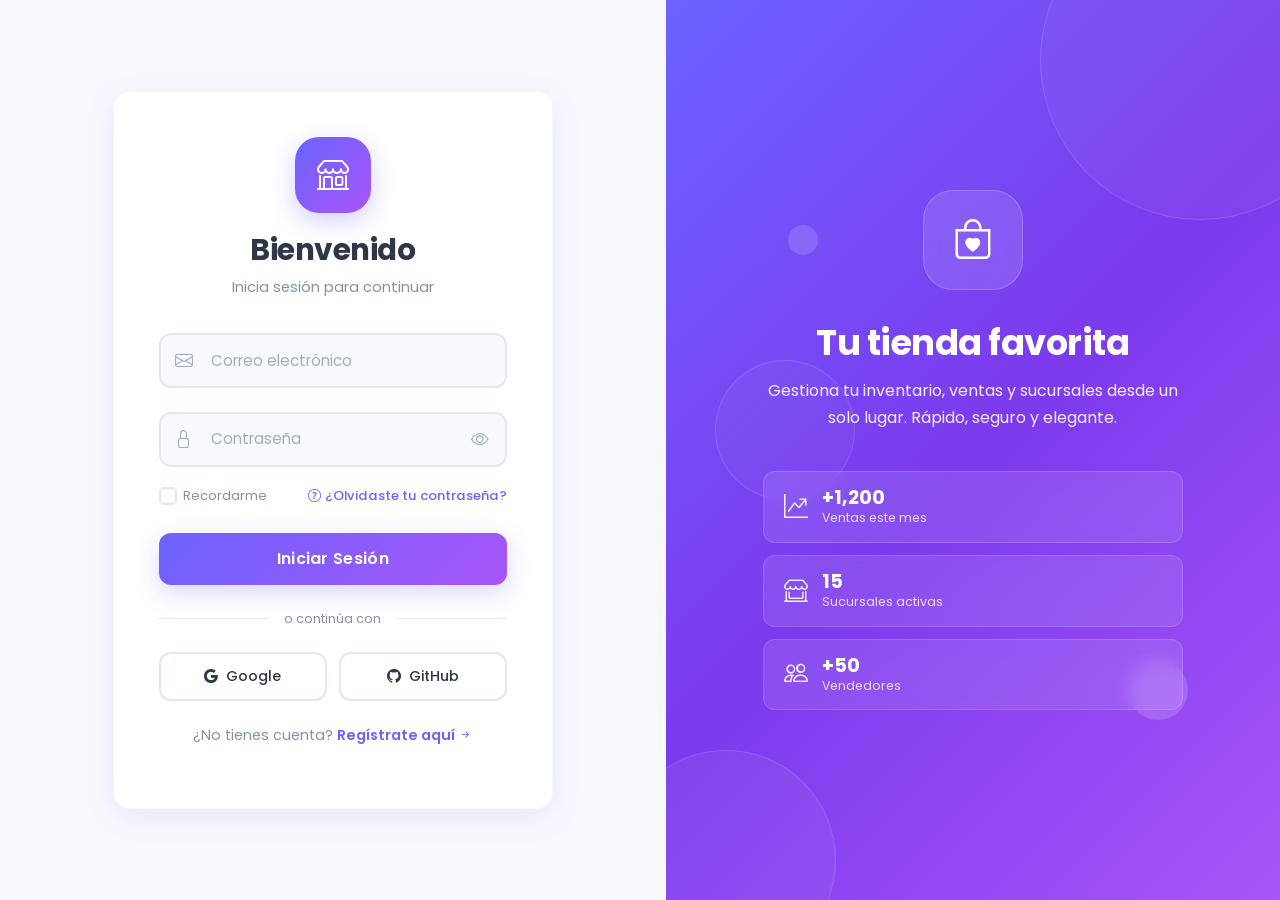
<file: index.html>
<!DOCTYPE html>
<html lang="es">
<head>
    <meta charset="UTF-8">
    <meta name="viewport" content="width=device-width, initial-scale=1.0">
    <title>Iniciar Sesión | Proyecto Final</title>

    <!-- Google Fonts -->
    <link href="https://fonts.googleapis.com/css2?family=Poppins:wght@300;400;500;600;700&display=swap" rel="stylesheet">

    <!-- Bootstrap CSS -->
    <link href="https://cdn.jsdelivr.net/npm/bootstrap@5.3.3/dist/css/bootstrap.min.css" rel="stylesheet"
        integrity="sha384-QWTKZyjpPEjISv5WaRU9OFeRpok6YcnS/1p2QpFjBjCuFON8TAk5GVnMKB76Mb4" crossorigin="anonymous">

    <!-- Bootstrap Icons -->
    <link href="https://cdn.jsdelivr.net/npm/bootstrap-icons@1.11.3/font/bootstrap-icons.min.css" rel="stylesheet">

    <!-- Estilos personalizados -->
    <link rel="stylesheet" href="assets/css/login.css">
</head>
<body>

    <div class="login-wrapper">
        <!-- Lado izquierdo: formulario -->
        <div class="login-form-section">
            <div class="form-container">
                <!-- Logo / título -->
                <div class="form-header text-center">
                    <div class="logo-circle">
                        <i class="bi bi-shop"></i>
                    </div>
                    <h1>Bienvenido</h1>
                    <p class="subtitle">Inicia sesión para continuar</p>
                </div>

                <!-- Formulario de Login -->
                <form id="loginForm" novalidate>
                    <!-- Correo electrónico -->
                    <div class="form-floating-custom mb-4">
                        <div class="input-icon-wrapper">
                            <i class="bi bi-envelope input-icon"></i>
                            <input type="email" class="form-control custom-input" id="loginCorreo"
                                   placeholder="correo@ejemplo.com" required>
                            <label for="loginCorreo" class="custom-label">Correo electrónico</label>
                        </div>
                        <div class="invalid-feedback">Ingresa un correo electrónico válido.</div>
                    </div>

                    <!-- Contraseña -->
                    <div class="form-floating-custom mb-3">
                        <div class="input-icon-wrapper">
                            <i class="bi bi-lock input-icon"></i>
                            <input type="password" class="form-control custom-input" id="loginPassword"
                                   placeholder="Contraseña" required minlength="6">
                            <label for="loginPassword" class="custom-label">Contraseña</label>
                            <button type="button" class="btn-toggle-pass" id="toggleLoginPassword">
                                <i class="bi bi-eye"></i>
                            </button>
                        </div>
                        <div class="invalid-feedback">La contraseña debe tener al menos 6 caracteres.</div>
                    </div>

                    <!-- Recordarme + Olvidé contraseña -->
                    <div class="d-flex justify-content-between align-items-center mb-4">
                        <div class="form-check custom-check">
                            <input class="form-check-input" type="checkbox" id="recordarme">
                            <label class="form-check-label" for="recordarme">Recordarme</label>
                        </div>
                        <a href="views/password-recovery.html" class="link-accent forgot-link">
                            <i class="bi bi-question-circle me-1"></i>¿Olvidaste tu contraseña?
                        </a>
                    </div>

                    <!-- Botón de login -->
                    <button type="submit" class="btn btn-login w-100" id="btnLogin">
                        <span class="btn-text">Iniciar Sesión</span>
                        <span class="btn-loader d-none">
                        <i class="bi bi-box-arrow-in-right ms-2 btn-arrow"></i>
                    </button>
                </form>

                <!-- Separador -->
                <div class="divider my-4">
                    <span>o continúa con</span>
                </div>

                <!-- Botones sociales -->
                <div class="social-buttons">
                    <button class="btn btn-social btn-google" type="button">
                        <i class="bi bi-google"></i>
                        Google
                    </button>
                    <button class="btn btn-social btn-github" type="button">
                        <i class="bi bi-github"></i>
                        GitHub
                    </button>
                </div>

                <!-- Link a registro -->
                <p class="text-center mt-4 register-link">
                    ¿No tienes cuenta?
                    <a href="views/register.html" class="link-accent fw-semibold">
                        Regístrate aquí <i class="bi bi-arrow-right-short"></i>
                    </a>
                </p>
            </div>
        </div>

        <!-- Lado derecho: banner decorativo -->
        <div class="login-banner d-none d-lg-flex">
            <div class="banner-content">
                <div class="banner-icon">
                    <i class="bi bi-bag-heart"></i>
                </div>
                <h2>Tu tienda favorita</h2>
                <p>Gestiona tu inventario, ventas y sucursales desde un solo lugar. Rápido, seguro y elegante.</p>

                <!-- Tarjetas de estadísticas decorativas -->
                <div class="banner-stats">
                    <div class="stat-card">
                        <i class="bi bi-graph-up-arrow"></i>
                        <div class="stat-info">
                            <span class="stat-number">+1,200</span>
                            <span class="stat-label">Ventas este mes</span>
                        </div>
                    </div>
                    <div class="stat-card">
                        <i class="bi bi-shop-window"></i>
                        <div class="stat-info">
                            <span class="stat-number">15</span>
                            <span class="stat-label">Sucursales activas</span>
                        </div>
                    </div>
                    <div class="stat-card">
                        <i class="bi bi-people"></i>
                        <div class="stat-info">
                            <span class="stat-number">+50</span>
                            <span class="stat-label">Vendedores</span>
                        </div>
                    </div>
                </div>
            </div>

            <!-- Elementos decorativos -->
            <div class="circle circle-1"></div>
            <div class="circle circle-2"></div>
            <div class="circle circle-3"></div>
            <div class="floating-shape shape-1"></div>
            <div class="floating-shape shape-2"></div>
        </div>
    </div>

    <!-- Bootstrap JS -->
    <script src="https://cdn.jsdelivr.net/npm/bootstrap@5.3.3/dist/js/bootstrap.bundle.min.js"
        integrity="sha384-YvpcrYf0tY3lHB60NNkmXc5s9fDVZLESaAA55NDzOxhy9GkcIdslK1eN7N6jIeHz" crossorigin="anonymous">
    </script>

    <!-- Cliente HTTP del back -->
    <script src="services/api.js"></script>
    <!-- Controller del login -->
    <script src="controllers/loginController.js"></script>
</body>
</html>
</file>
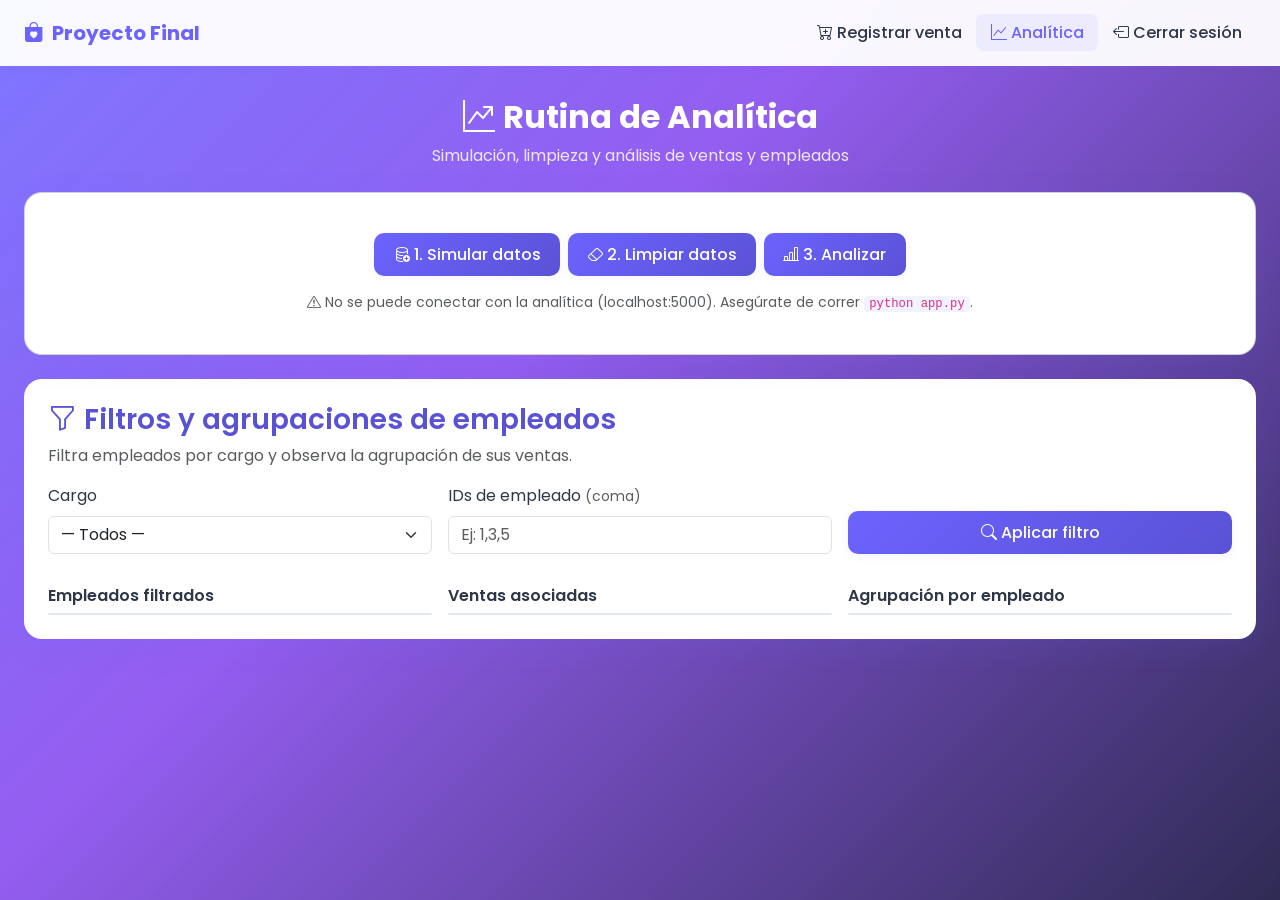
<file: views/analitica.html>
<!DOCTYPE html>
<html lang="es">
<head>
    <meta charset="UTF-8">
    <meta name="viewport" content="width=device-width, initial-scale=1.0">
    <title>Analítica | Proyecto Final</title>

    <link href="https://fonts.googleapis.com/css2?family=Poppins:wght@300;400;500;600;700&display=swap" rel="stylesheet">

    <link href="https://cdn.jsdelivr.net/npm/bootstrap@5.3.3/dist/css/bootstrap.min.css" rel="stylesheet"
        integrity="sha384-QWTKZyjpPEjISv5WaRU9OFeRpok6YcnS/1p2QpFjBjCuFON8TAk5GVnMKB76Mb4" crossorigin="anonymous">

    <link href="https://cdn.jsdelivr.net/npm/bootstrap-icons@1.11.3/font/bootstrap-icons.min.css" rel="stylesheet">

    <link rel="stylesheet" href="../assets/css/analitica.css">
</head>
<body>

    <div class="bg-overlay"></div>

    <nav class="navbar navbar-expand-lg navbar-custom">
        <div class="container-fluid px-4">
            <a class="navbar-brand" href="../index.html">
                <i class="bi bi-bag-heart-fill me-2"></i>Proyecto Final
            </a>
            <button class="navbar-toggler" type="button" data-bs-toggle="collapse" data-bs-target="#navAnalitica">
                <span class="navbar-toggler-icon"></span>
            </button>
            <div class="collapse navbar-collapse" id="navAnalitica">
                <ul class="navbar-nav ms-auto align-items-lg-center">
                    <li class="nav-item">
                        <a class="nav-link" href="registro-venta.html">
                            <i class="bi bi-cart-plus me-1"></i>Registrar venta
                        </a>
                    </li>
                    <li class="nav-item">
                        <a class="nav-link active" href="analitica.html">
                            <i class="bi bi-graph-up me-1"></i>Analítica
                        </a>
                    </li>
                    <li class="nav-item">
                        <a class="nav-link" href="../index.html">
                            <i class="bi bi-box-arrow-left me-1"></i>Cerrar sesión
                        </a>
                    </li>
                </ul>
            </div>
        </div>
    </nav>

    <main class="main-content">
        <div class="container-fluid px-4">

            <header class="page-header text-center mb-4">
                <h1><i class="bi bi-graph-up-arrow me-2"></i>Rutina de Analítica</h1>
                <p class="subtitle">Simulación, limpieza y análisis de ventas y empleados</p>
            </header>

            <!-- Botones de control -->
            <div class="card panel mb-4">
                <div class="card-body d-flex flex-wrap gap-2 justify-content-center">
                    <button id="btnSimular" class="btn btn-accion">
                        <i class="bi bi-database-add me-1"></i>1. Simular datos
                    </button>
                    <button id="btnLimpiar" class="btn btn-accion">
                        <i class="bi bi-eraser me-1"></i>2. Limpiar datos
                    </button>
                    <button id="btnAnalizar" class="btn btn-accion">
                        <i class="bi bi-bar-chart-line me-1"></i>3. Analizar
                    </button>
                </div>
                <div id="estadoServicio" class="text-center small text-muted pb-3"></div>
            </div>

            <!-- Bloque 1: Simulación -->
            <section id="seccionSimular" class="bloque mb-4 d-none">
                <h3><i class="bi bi-database-add me-2"></i>Datos simulados (con errores)</h3>
                <p class="text-muted">
                    Esta sección genera ventas y empleados con errores intencionales:
                    fechas con formato inválido, números como texto, valores nulos, duplicados.
                </p>
                <div class="row g-3">
                    <div class="col-lg-6">
                        <h5>Ventas (primeras 20)</h5>
                        <div id="tablaVentasRaw" class="tabla-wrap"></div>
                    </div>
                    <div class="col-lg-6">
                        <h5>Empleados (primeras 20)</h5>
                        <div id="tablaEmpleadosRaw" class="tabla-wrap"></div>
                    </div>
                </div>
            </section>

            <!-- Bloque 2: Limpieza -->
            <section id="seccionLimpiar" class="bloque mb-4 d-none">
                <h3><i class="bi bi-eraser me-2"></i>Datos limpios</h3>
                <p class="text-muted">
                    Aplica las dos funciones de limpieza:
                    <code>limpiar_ventas_empleados</code> y <code>analizar_novedades</code>.
                </p>
                <div class="row g-3">
                    <div class="col-lg-6">
                        <h5>Ventas limpias</h5>
                        <div id="tablaVentasLimpias" class="tabla-wrap"></div>
                    </div>
                    <div class="col-lg-6">
                        <h5>Empleados limpios</h5>
                        <div id="tablaEmpleadosLimpios" class="tabla-wrap"></div>
                    </div>
                </div>
            </section>

            <!-- Bloque 3: Análisis con pandas + gráficos -->
            <section id="seccionAnalizar" class="bloque mb-4 d-none">
                <h3><i class="bi bi-bar-chart-line me-2"></i>Análisis y gráficos</h3>
                <div class="row g-3 mb-3">
                    <div class="col-md-4">
                        <div class="grafico-card">
                            <h6>Ventas por prenda</h6>
                            <img id="graficoPrenda" alt="Gráfico ventas por prenda">
                        </div>
                    </div>
                    <div class="col-md-4">
                        <div class="grafico-card">
                            <h6>Top empleados</h6>
                            <img id="graficoEmpleados" alt="Gráfico ventas por empleado">
                        </div>
                    </div>
                    <div class="col-md-4">
                        <div class="grafico-card">
                            <h6>Distribución de novedades</h6>
                            <img id="graficoNovedades" alt="Gráfico novedades">
                        </div>
                    </div>
                </div>
                <div class="row g-3">
                    <div class="col-lg-6">
                        <h5>Descripción de ventas</h5>
                        <div id="descVentas" class="tabla-wrap"></div>
                    </div>
                    <div class="col-lg-6">
                        <h5>Descripción de empleados</h5>
                        <div id="descEmpleados" class="tabla-wrap"></div>
                    </div>
                </div>
            </section>

            <!-- Bloque 4: Filtros y agrupaciones -->
            <section id="seccionFiltros" class="bloque mb-4">
                <h3><i class="bi bi-funnel me-2"></i>Filtros y agrupaciones de empleados</h3>
                <p class="text-muted">
                    Filtra empleados por cargo y observa la agrupación de sus ventas.
                </p>
                <form id="formFiltro" class="row g-3 align-items-end mb-3">
                    <div class="col-md-4">
                        <label for="filtroCargo" class="form-label">Cargo</label>
                        <select id="filtroCargo" class="form-select">
                            <option value="">— Todos —</option>
                        </select>
                    </div>
                    <div class="col-md-4">
                        <label for="filtroIds" class="form-label">
                            IDs de empleado <small class="text-muted">(coma)</small>
                        </label>
                        <input id="filtroIds" type="text" class="form-control" placeholder="Ej: 1,3,5">
                    </div>
                    <div class="col-md-4">
                        <button type="submit" class="btn btn-accion w-100">
                            <i class="bi bi-search me-1"></i>Aplicar filtro
                        </button>
                    </div>
                </form>

                <div class="row g-3">
                    <div class="col-lg-4">
                        <h5>Empleados filtrados <span id="countEmpleados" class="badge text-bg-secondary"></span></h5>
                        <div id="tablaEmpleadosFiltrados" class="tabla-wrap"></div>
                    </div>
                    <div class="col-lg-4">
                        <h5>Ventas asociadas <span id="countVentas" class="badge text-bg-secondary"></span></h5>
                        <div id="tablaVentasFiltradas" class="tabla-wrap"></div>
                    </div>
                    <div class="col-lg-4">
                        <h5>Agrupación por empleado</h5>
                        <div id="tablaAgrupado" class="tabla-wrap"></div>
                    </div>
                </div>
            </section>

        </div>
    </main>

    <script src="https://cdn.jsdelivr.net/npm/bootstrap@5.3.3/dist/js/bootstrap.bundle.min.js"
        integrity="sha384-YvpcrYf0tY3lHB60NNkmXc5s9fDVZLESaAA55NDzOxhy9GkcIdslK1eN7N6jIeHz" crossorigin="anonymous">
    </script>

    <script src="../services/analytics.js"></script>
    <script src="../controllers/analiticaController.js"></script>
</body>
</html>
</file>
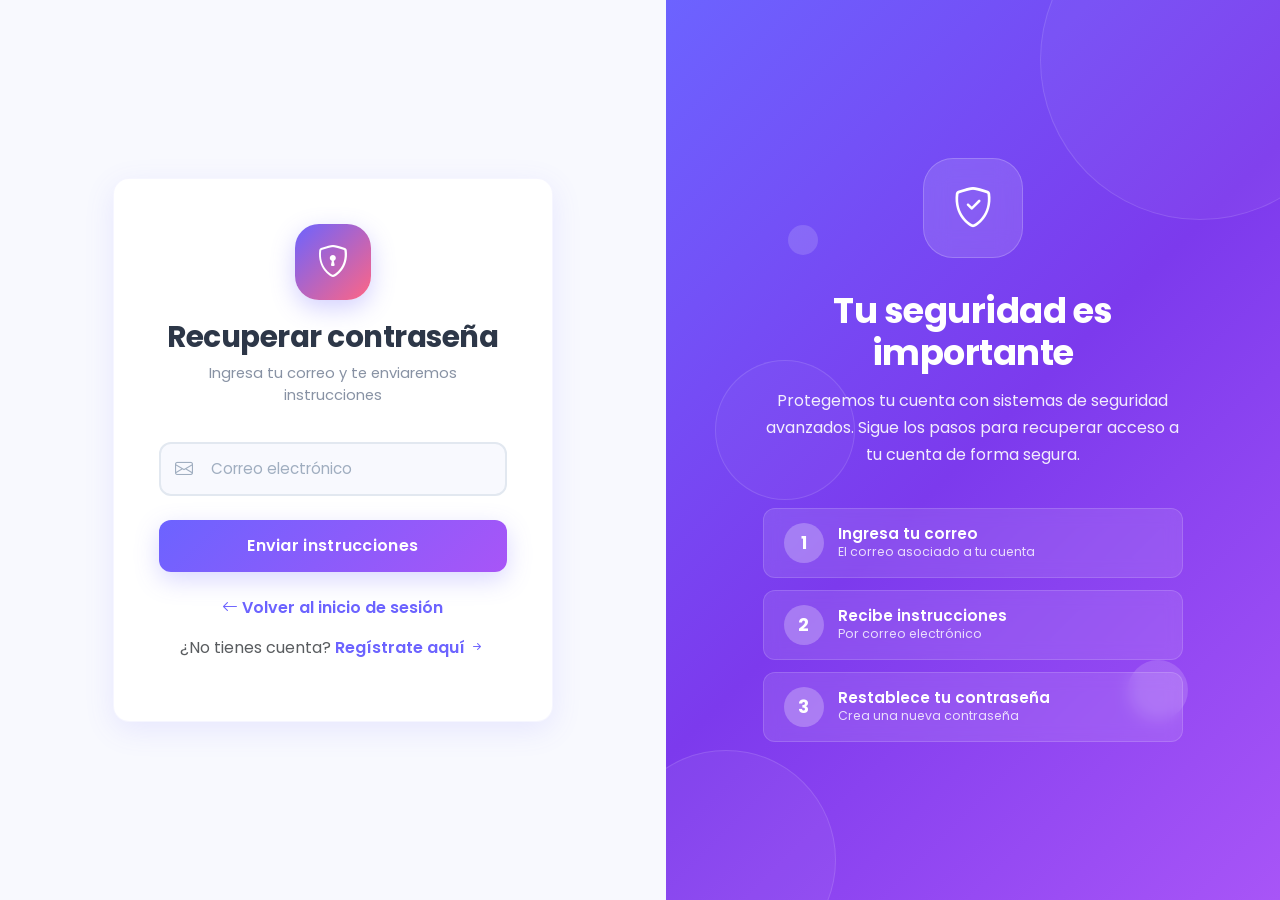
<file: views/password-recovery.html>
<!DOCTYPE html>
<html lang="es">
<head>
    <meta charset="UTF-8">
    <meta name="viewport" content="width=device-width, initial-scale=1.0">
    <title>Recuperar Contraseña | Proyecto Final</title>

    <!-- Google Fonts -->
    <link href="https://fonts.googleapis.com/css2?family=Poppins:wght@300;400;500;600;700&display=swap" rel="stylesheet">

    <!-- Bootstrap CSS -->
    <link href="https://cdn.jsdelivr.net/npm/bootstrap@5.3.3/dist/css/bootstrap.min.css" rel="stylesheet"
        integrity="sha384-QWTKZyjpPEjISv5WaRU9OFeRpok6YcnS/1p2QpFjBjCuFON8TAk5GVnMKB76Mb4" crossorigin="anonymous">

    <!-- Bootstrap Icons -->
    <link href="https://cdn.jsdelivr.net/npm/bootstrap-icons@1.11.3/font/bootstrap-icons.min.css" rel="stylesheet">

    <!-- Estilos personalizados -->
    <link rel="stylesheet" href="../assets/css/password-recovery.css">
</head>
<body>

    <div class="recovery-wrapper">
        <!-- Lado izquierdo: formulario -->
        <div class="recovery-form-section">
            <div class="form-container">
                <!-- Logo / título -->
                <div class="form-header text-center">
                    <div class="logo-circle">
                        <i class="bi bi-shield-lock"></i>
                    </div>
                    <h1>Recuperar contraseña</h1>
                    <p class="subtitle">Ingresa tu correo y te enviaremos instrucciones</p>
                </div>

                <!-- Step 1: Formulario de recuperación -->
                <div id="recoveryStep1">
                    <form id="recoveryForm" novalidate>
                        <!-- Correo electrónico -->
                        <div class="form-floating-custom mb-4">
                            <div class="input-icon-wrapper">
                                <i class="bi bi-envelope input-icon"></i>
                                <input type="email" class="form-control custom-input" id="recoveryEmail"
                                       placeholder="correo@ejemplo.com" required>
                                <label for="recoveryEmail" class="custom-label">Correo electrónico</label>
                            </div>
                            <div class="invalid-feedback">Ingresa un correo electrónico válido.</div>
                        </div>

                        <!-- Botón de envío -->
                        <button type="submit" class="btn btn-recovery w-100" id="btnRecovery">
                            <span class="btn-text">Enviar instrucciones</span>
                            <span class="btn-loader d-none">
                                <i class="bi bi-send ms-2 btn-arrow"></i>
                            </span>
                        </button>
                    </form>
                </div>

                <!-- Step 2: Confirmación -->
                <div id="recoveryStep2" class="d-none text-center">
                    <div class="success-animation">
                        <div class="success-circle">
                            <i class="bi bi-check-lg"></i>
                        </div>
                    </div>
                    <h5 class="mt-3 fw-semibold">¡Correo enviado!</h5>
                    <p class="text-muted mb-4">
                        Revisa tu bandeja de entrada en <strong id="recoveryEmailDisplay"></strong>.
                        Si no lo ves, revisa la carpeta de spam.
                    </p>
                </div>

                <!-- Links de navegación -->
                <div class="navigation-links text-center mt-4">
                    <p class="mb-3">
                        <a href="../index.html" class="link-accent fw-semibold">
                            <i class="bi bi-arrow-left me-1"></i>Volver al inicio de sesión
                        </a>
                    </p>
                    <p class="text-muted">
                        ¿No tienes cuenta?
                        <a href="register.html" class="link-accent fw-semibold">
                            Regístrate aquí <i class="bi bi-arrow-right-short"></i>
                        </a>
                    </p>
                </div>
            </div>
        </div>

        <!-- Lado derecho: banner decorativo -->
        <div class="recovery-banner d-none d-lg-flex">
            <div class="banner-content">
                <div class="banner-icon">
                    <i class="bi bi-shield-check"></i>
                </div>
                <h2>Tu seguridad es importante</h2>
                <p>Protegemos tu cuenta con sistemas de seguridad avanzados. Sigue los pasos para recuperar acceso a tu cuenta de forma segura.</p>

                <!-- Pasos de recuperación -->
                <div class="recovery-steps">
                    <div class="step-card">
                        <div class="step-number">1</div>
                        <div class="step-info">
                            <span class="step-title">Ingresa tu correo</span>
                            <span class="step-label">El correo asociado a tu cuenta</span>
                        </div>
                    </div>
                    <div class="step-card">
                        <div class="step-number">2</div>
                        <div class="step-info">
                            <span class="step-title">Recibe instrucciones</span>
                            <span class="step-label">Por correo electrónico</span>
                        </div>
                    </div>
                    <div class="step-card">
                        <div class="step-number">3</div>
                        <div class="step-info">
                            <span class="step-title">Restablece tu contraseña</span>
                            <span class="step-label">Crea una nueva contraseña</span>
                        </div>
                    </div>
                </div>
            </div>

            <!-- Elementos decorativos -->
            <div class="circle circle-1"></div>
            <div class="circle circle-2"></div>
            <div class="circle circle-3"></div>
            <div class="floating-shape shape-1"></div>
            <div class="floating-shape shape-2"></div>
        </div>
    </div>

    <!-- Bootstrap JS -->
    <script src="https://cdn.jsdelivr.net/npm/bootstrap@5.3.3/dist/js/bootstrap.bundle.min.js"
        integrity="sha384-YvpcrYf0tY3lHB60NNkmXc5s9fDVZLESaAA55NDzOxhy9GkcIdslK1eN7N6jIeHz" crossorigin="anonymous">
    </script>

    <!-- Controller de recuperación de contraseña -->
    <script src="../controllers/passwordRecoveryController.js"></script>
</body>
</html>
</file>
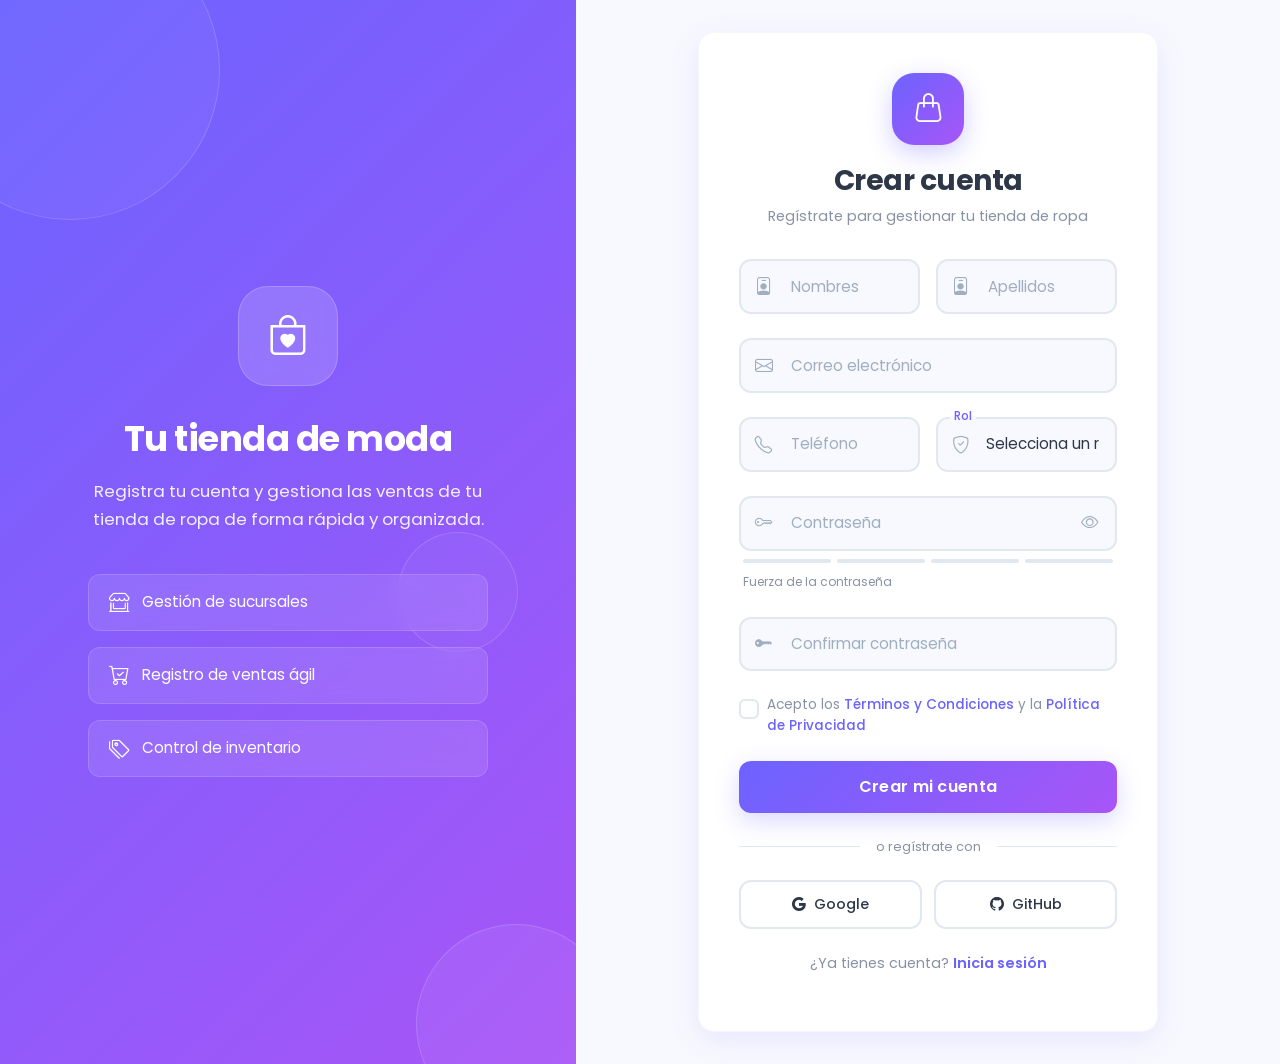
<file: views/register.html>
<!DOCTYPE html>
<html lang="es">
<head>
    <meta charset="UTF-8">
    <meta name="viewport" content="width=device-width, initial-scale=1.0">
    <title>Registro | Proyecto Final</title>

    <!-- Google Fonts -->
    <link href="https://fonts.googleapis.com/css2?family=Poppins:wght@300;400;500;600;700&display=swap" rel="stylesheet">

    <!-- Bootstrap CSS -->
    <link href="https://cdn.jsdelivr.net/npm/bootstrap@5.3.3/dist/css/bootstrap.min.css" rel="stylesheet"
        integrity="sha384-QWTKZyjpPEjISv5WaRU9OFeRpok6YcnS/1p2QpFjBjCuFON8TAk5GVnMKB76Mb4" crossorigin="anonymous">

    <!-- Bootstrap Icons -->
    <link href="https://cdn.jsdelivr.net/npm/bootstrap-icons@1.11.3/font/bootstrap-icons.min.css" rel="stylesheet">

    <!-- Estilos personalizados -->
    <link rel="stylesheet" href="../assets/css/register.css">
</head>
<body>

    <div class="register-wrapper">
        <!-- Lado izquierdo: ilustración / branding -->
        <div class="register-banner d-none d-lg-flex">
            <div class="banner-content">
                <div class="banner-icon">
                    <i class="bi bi-bag-heart"></i>
                </div>
                <h2>Tu tienda de moda</h2>
                <p>Registra tu cuenta y gestiona las ventas de tu tienda de ropa de forma rápida y organizada.</p>
                <div class="banner-features">
                    <div class="feature-item">
                        <i class="bi bi-shop-window"></i>
                        <span>Gestión de sucursales</span>
                    </div>
                    <div class="feature-item">
                        <i class="bi bi-cart-check"></i>
                        <span>Registro de ventas ágil</span>
                    </div>
                    <div class="feature-item">
                        <i class="bi bi-tags"></i>
                        <span>Control de inventario</span>
                    </div>
                </div>
            </div>
            <!-- Círculos decorativos -->
            <div class="circle circle-1"></div>
            <div class="circle circle-2"></div>
            <div class="circle circle-3"></div>
        </div>

        <!-- Lado derecho: formulario -->
        <div class="register-form-section">
            <div class="form-container">
                <!-- Logo / título -->
                <div class="form-header text-center">
                    <div class="logo-circle">
                        <i class="bi bi-handbag"></i>
                    </div>
                    <h1>Crear cuenta</h1>
                    <p class="subtitle">Regístrate para gestionar tu tienda de ropa</p>
                </div>

                <!-- Formulario -->
                <form id="registerForm" novalidate>
                    <!-- Nombres y Apellidos -->
                    <div class="row g-3 mb-4">
                        <div class="col-md-6">
                            <div class="form-floating-custom mb-0">
                                <div class="input-icon-wrapper">
                                    <i class="bi bi-person-badge input-icon"></i>
                                    <input type="text" class="form-control custom-input" id="nombre"
                                           placeholder="Nombres" required>
                                    <label for="nombre" class="custom-label">Nombres</label>
                                </div>
                                <div class="invalid-feedback">Ingresa tus nombres.</div>
                            </div>
                        </div>
                        <div class="col-md-6">
                            <div class="form-floating-custom mb-0">
                                <div class="input-icon-wrapper">
                                    <i class="bi bi-person-badge input-icon"></i>
                                    <input type="text" class="form-control custom-input" id="apellido"
                                           placeholder="Apellidos" required>
                                    <label for="apellido" class="custom-label">Apellidos</label>
                                </div>
                                <div class="invalid-feedback">Ingresa tus apellidos.</div>
                            </div>
                        </div>
                    </div>

                    <!-- Correo electrónico -->
                    <div class="form-floating-custom mb-4">
                        <div class="input-icon-wrapper">
                            <i class="bi bi-envelope input-icon"></i>
                            <input type="email" class="form-control custom-input" id="correo"
                                   placeholder="correo@ejemplo.com" required>
                            <label for="correo" class="custom-label">Correo electrónico</label>
                        </div>
                        <div class="invalid-feedback">Ingresa un correo electrónico válido.</div>
                    </div>

                    <!-- Teléfono y Rol -->
                    <div class="row g-3 mb-4">
                        <div class="col-md-6">
                            <div class="form-floating-custom mb-0">
                                <div class="input-icon-wrapper">
                                    <i class="bi bi-telephone input-icon"></i>
                                    <input type="tel" class="form-control custom-input" id="telefono"
                                           placeholder="Teléfono (opcional)">
                                    <label for="telefono" class="custom-label">Teléfono</label>
                                </div>
                            </div>
                        </div>
                        <div class="col-md-6">
                            <div class="form-floating-custom mb-0">
                                <div class="input-icon-wrapper">
                                    <i class="bi bi-shield-check input-icon"></i>
                                    <select class="form-control custom-input" id="rol" required>
                                        <option value="" disabled selected>Selecciona un rol</option>
                                        <option value="CLIENTE">Cliente</option>
                                        <option value="VENDEDOR">Vendedor</option>
                                        <option value="ADMINISTRADOR">Administrador</option>
                                    </select>
                                    <label for="rol" class="custom-label">Rol</label>
                                </div>
                                <div class="invalid-feedback">Selecciona un rol.</div>
                            </div>
                        </div>
                    </div>

                    <!-- Contraseña -->
                    <div class="form-floating-custom mb-2">
                        <div class="input-icon-wrapper">
                            <i class="bi bi-key input-icon"></i>
                            <input type="password" class="form-control custom-input" id="password"
                                   placeholder="Contraseña" required minlength="6">
                            <label for="password" class="custom-label">Contraseña</label>
                            <button type="button" class="btn-toggle-pass" id="togglePassword">
                                <i class="bi bi-eye"></i>
                            </button>
                        </div>
                        <div class="invalid-feedback">La contraseña debe tener al menos 6 caracteres.</div>
                    </div>

                    <!-- Indicador de fuerza -->
                    <div class="password-strength mb-4">
                        <div class="strength-bars">
                            <div class="strength-bar" id="bar1"></div>
                            <div class="strength-bar" id="bar2"></div>
                            <div class="strength-bar" id="bar3"></div>
                            <div class="strength-bar" id="bar4"></div>
                        </div>
                        <small class="strength-text" id="strengthText">Fuerza de la contraseña</small>
                    </div>

                    <!-- Confirmar contraseña -->
                    <div class="form-floating-custom mb-4">
                        <div class="input-icon-wrapper">
                            <i class="bi bi-key-fill input-icon"></i>
                            <input type="password" class="form-control custom-input" id="confirmPassword"
                                   placeholder="Confirmar contraseña" required>
                            <label for="confirmPassword" class="custom-label">Confirmar contraseña</label>
                        </div>
                        <div class="invalid-feedback">Las contraseñas no coinciden.</div>
                    </div>

                    <!-- Términos y condiciones -->
                    <div class="form-check custom-check mb-4">
                        <input class="form-check-input" type="checkbox" id="terminos" required>
                        <label class="form-check-label" for="terminos">
                            Acepto los <a href="#" class="link-accent">Términos y Condiciones</a>
                            y la <a href="#" class="link-accent">Política de Privacidad</a>
                        </label>
                    </div>

                    <!-- Botón de registro -->
                    <button type="submit" class="btn btn-register w-100" id="btnRegistrar">
                        <span class="btn-text">Crear mi cuenta</span>
                        <span class="btn-loader d-none">
                        <i class="bi bi-arrow-right ms-2 btn-arrow"></i>
                    </button>
                </form>

                <!-- Separador -->
                <div class="divider my-4">
                    <span>o regístrate con</span>
                </div>

                <!-- Botones sociales -->
                <div class="social-buttons">
                    <button class="btn btn-social btn-google" type="button">
                        <i class="bi bi-google"></i>
                        Google
                    </button>
                    <button class="btn btn-social btn-github" type="button">
                        <i class="bi bi-github"></i>
                        GitHub
                    </button>
                </div>

                <!-- Link a login -->
                <p class="text-center mt-4 login-link">
                    ¿Ya tienes cuenta? <a href="../index.html" class="link-accent fw-semibold">Inicia sesión</a>
                </p>
            </div>
        </div>
    </div>

    <!-- Bootstrap JS -->
    <script src="https://cdn.jsdelivr.net/npm/bootstrap@5.3.3/dist/js/bootstrap.bundle.min.js"
        integrity="sha384-YvpcrYf0tY3lHB60NNkmXc5s9fDVZLESaAA55NDzOxhy9GkcIdslK1eN7N6jIeHz" crossorigin="anonymous">
    </script>

    <!-- Cliente HTTP del back -->
    <script src="../services/api.js"></script>
    <!-- Controller del registro -->
    <script src="../controllers/registerController.js"></script>
</body>
</html>
</file>
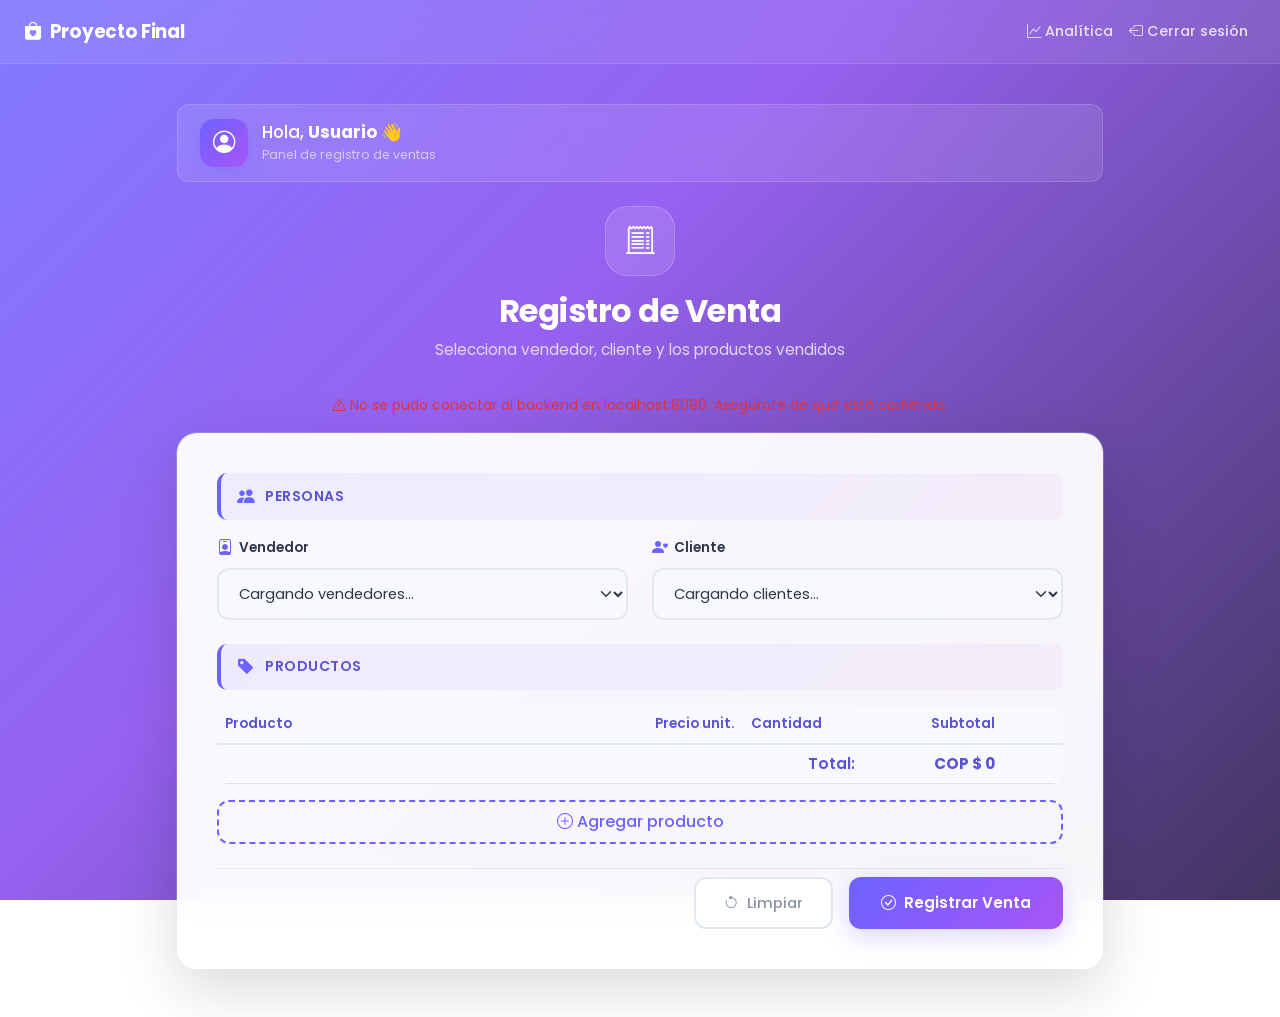
<file: views/registro-venta.html>
<!DOCTYPE html>
<html lang="es">
<head>
    <meta charset="UTF-8">
    <meta name="viewport" content="width=device-width, initial-scale=1.0">
    <title>Registro de Venta | Proyecto Final</title>

    <link href="https://fonts.googleapis.com/css2?family=Poppins:wght@300;400;500;600;700&display=swap" rel="stylesheet">

    <link href="https://cdn.jsdelivr.net/npm/bootstrap@5.3.3/dist/css/bootstrap.min.css" rel="stylesheet"
        integrity="sha384-QWTKZyjpPEjISv5WaRU9OFeRpok6YcnS/1p2QpFjBjCuFON8TAk5GVnMKB76Mb4" crossorigin="anonymous">

    <link href="https://cdn.jsdelivr.net/npm/bootstrap-icons@1.11.3/font/bootstrap-icons.min.css" rel="stylesheet">

    <link rel="stylesheet" href="../assets/css/registro-venta.css">
</head>
<body>

    <div class="bg-overlay"></div>

    <nav class="navbar navbar-expand-lg navbar-custom">
        <div class="container-fluid px-4">
            <a class="navbar-brand" href="../index.html">
                <i class="bi bi-bag-heart-fill me-2"></i>Proyecto Final
            </a>
            <button class="navbar-toggler" type="button" data-bs-toggle="collapse" data-bs-target="#navVenta">
                <span class="navbar-toggler-icon"></span>
            </button>
            <div class="collapse navbar-collapse" id="navVenta">
                <ul class="navbar-nav ms-auto">
                    <li class="nav-item">
                        <a class="nav-link" href="analitica.html">
                            <i class="bi bi-graph-up me-1"></i>Analítica
                        </a>
                    </li>
                    <li class="nav-item">
                        <a class="nav-link" href="../index.html">
                            <i class="bi bi-box-arrow-left me-1"></i>Cerrar sesión
                        </a>
                    </li>
                </ul>
            </div>
        </div>
    </nav>

    <main class="main-content">
        <div class="container">
            <div class="row justify-content-center">
                <div class="col-lg-11 col-xl-10">

                    <div class="welcome-bar" id="welcomeBar">
                        <div class="welcome-avatar">
                            <i class="bi bi-person-circle"></i>
                        </div>
                        <div class="welcome-text">
                            <span class="welcome-greeting">Hola, <strong id="userName">Usuario</strong> 👋</span>
                            <span class="welcome-role">Panel de registro de ventas</span>
                        </div>
                    </div>

                    <div class="page-header text-center">
                        <div class="header-badge">
                            <i class="bi bi-receipt-cutoff"></i>
                        </div>
                        <h1>Registro de Venta</h1>
                        <p class="header-subtitle">Selecciona vendedor, cliente y los productos vendidos</p>
                    </div>

                    <!-- Estado de conexión -->
                    <div id="estadoConexion" class="text-center mb-3"></div>

                    <div class="sale-card">
                        <form id="ventaForm" novalidate>

                            <!-- ===== VENDEDOR + CLIENTE ===== -->
                            <div class="section-divider mb-3">
                                <i class="bi bi-people-fill"></i>
                                <span>Personas</span>
                            </div>
                            <div class="row g-4 mb-2">
                                <div class="col-md-6">
                                    <div class="select-wrapper">
                                        <label for="vendedor" class="select-label">
                                            <i class="bi bi-person-badge"></i> Vendedor
                                        </label>
                                        <select class="form-select custom-select" id="vendedor" required>
                                            <option value="" disabled selected>Cargando vendedores...</option>
                                        </select>
                                        <div class="invalid-feedback">Selecciona un vendedor.</div>
                                    </div>
                                </div>
                                <div class="col-md-6">
                                    <div class="select-wrapper">
                                        <label for="cliente" class="select-label">
                                            <i class="bi bi-person-heart"></i> Cliente
                                        </label>
                                        <select class="form-select custom-select" id="cliente" required>
                                            <option value="" disabled selected>Cargando clientes...</option>
                                        </select>
                                        <div class="invalid-feedback">Selecciona un cliente.</div>
                                    </div>
                                </div>
                            </div>

                            <!-- ===== PRODUCTOS ===== -->
                            <div class="section-divider mt-4 mb-3">
                                <i class="bi bi-tag-fill"></i>
                                <span>Productos</span>
                            </div>

                            <div class="table-responsive">
                                <table class="table align-middle tabla-productos">
                                    <thead>
                                        <tr>
                                            <th style="min-width:220px;">Producto</th>
                                            <th class="text-end" style="width:140px;">Precio unit.</th>
                                            <th style="width:120px;">Cantidad</th>
                                            <th class="text-end" style="width:140px;">Subtotal</th>
                                            <th style="width:60px;"></th>
                                        </tr>
                                    </thead>
                                    <tbody id="filasProductos">
                                        <!-- Las filas se agregan dinamicamente -->
                                    </tbody>
                                    <tfoot>
                                        <tr>
                                            <td colspan="3" class="text-end fw-semibold">Total:</td>
                                            <td class="text-end fw-bold" id="totalVenta">COP $ 0</td>
                                            <td></td>
                                        </tr>
                                    </tfoot>
                                </table>
                            </div>

                            <button type="button" class="btn btn-add-row" id="btnAgregarProducto">
                                <i class="bi bi-plus-circle me-1"></i>Agregar producto
                            </button>

                            <!-- Botones -->
                            <div class="form-actions mt-4">
                                <button type="button" class="btn btn-clear" id="btnLimpiar">
                                    <i class="bi bi-arrow-counterclockwise me-2"></i>Limpiar
                                </button>
                                <button type="submit" class="btn btn-submit" id="btnRegistrarVenta">
                                    <span class="btn-text">
                                        <i class="bi bi-check-circle me-2"></i>Registrar Venta
                                    </span>
                                    <span class="btn-loader d-none">
                                        <span class="spinner-border spinner-border-sm me-2"></span>
                                        Registrando...
                                    </span>
                                </button>
                            </div>

                        </form>
                    </div>

                </div>
            </div>
        </div>
    </main>

    <!-- Toast de éxito -->
    <div class="position-fixed bottom-0 end-0 p-3" style="z-index: 1100;">
        <div id="successToast" class="toast align-items-center text-bg-success border-0" role="alert">
            <div class="d-flex">
                <div class="toast-body">
                    <i class="bi bi-check-circle-fill me-2"></i>
                    <strong>¡Venta registrada exitosamente!</strong>
                </div>
                <button type="button" class="btn-close btn-close-white me-2 m-auto" data-bs-dismiss="toast"></button>
            </div>
        </div>
    </div>

    <script src="https://cdn.jsdelivr.net/npm/bootstrap@5.3.3/dist/js/bootstrap.bundle.min.js"
        integrity="sha384-YvpcrYf0tY3lHB60NNkmXc5s9fDVZLESaAA55NDzOxhy9GkcIdslK1eN7N6jIeHz" crossorigin="anonymous">
    </script>

    <script src="../services/api.js"></script>
    <script src="../controllers/registroVentaController.js"></script>
</body>
</html>
</file>
<file: assets/css/login.css>
/* ================================
   LOGIN - Estilos personalizados
   ================================ */

/* --- Variables de color --- */
:root {
    --primary: #6C63FF;
    --primary-dark: #5A52D5;
    --primary-light: #8B83FF;
    --accent: #FF6584;
    --accent-dark: #E5576B;
    --bg-light: #F8F9FE;
    --bg-card: #FFFFFF;
    --text-dark: #2D3748;
    --text-muted: #8892A4;
    --text-light: #A0AEC0;
    --border-color: #E2E8F0;
    --success: #48BB78;
    --warning: #ECC94B;
    --danger: #F56565;
    --gradient-start: #6C63FF;
    --gradient-end: #A855F7;
    --shadow-sm: 0 2px 8px rgba(108, 99, 255, 0.08);
    --shadow-md: 0 8px 30px rgba(108, 99, 255, 0.12);
    --shadow-lg: 0 20px 60px rgba(108, 99, 255, 0.15);
    --radius: 16px;
    --radius-sm: 12px;
    --transition: all 0.3s cubic-bezier(0.4, 0, 0.2, 1);
}

/* --- Reset y base --- */
* {
    margin: 0;
    padding: 0;
    box-sizing: border-box;
}

body {
    font-family: 'Poppins', sans-serif;
    background-color: var(--bg-light);
    color: var(--text-dark);
    min-height: 100vh;
    overflow-x: hidden;
}

/* --- Wrapper principal (split layout) --- */
.login-wrapper {
    display: flex;
    min-height: 100vh;
}

/* ================================
   SECCIÓN DEL FORMULARIO (izquierda)
   ================================ */
.login-form-section {
    flex: 1;
    display: flex;
    align-items: center;
    justify-content: center;
    padding: 2rem;
    background: var(--bg-light);
}

.form-container {
    width: 100%;
    max-width: 440px;
    background: var(--bg-card);
    border-radius: var(--radius);
    padding: 2.8rem;
    box-shadow: var(--shadow-md);
    border: 1px solid rgba(108, 99, 255, 0.06);
    animation: slideUp 0.6s ease-out;
}

/* --- Header del formulario --- */
.form-header {
    margin-bottom: 2.2rem;
}

.logo-circle {
    width: 76px;
    height: 76px;
    background: linear-gradient(135deg, var(--gradient-start), var(--gradient-end));
    border-radius: 24px;
    display: flex;
    align-items: center;
    justify-content: center;
    margin: 0 auto 1.2rem;
    font-size: 2rem;
    color: #fff;
    box-shadow: 0 8px 25px rgba(108, 99, 255, 0.3);
    transition: var(--transition);
}

.logo-circle:hover {
    transform: rotate(10deg) scale(1.05);
}

.form-header h1 {
    font-size: 1.85rem;
    font-weight: 700;
    color: var(--text-dark);
    letter-spacing: -0.5px;
}

.form-header .subtitle {
    color: var(--text-muted);
    font-size: 0.92rem;
    margin-top: 0.3rem;
}

/* --- Inputs personalizados --- */
.input-icon-wrapper {
    position: relative;
}

.input-icon {
    position: absolute;
    left: 16px;
    top: 50%;
    transform: translateY(-50%);
    color: var(--text-light);
    font-size: 1.1rem;
    transition: var(--transition);
    z-index: 3;
}

.custom-input {
    width: 100%;
    padding: 14px 16px 14px 48px;
    border: 2px solid var(--border-color);
    border-radius: var(--radius-sm);
    font-size: 0.95rem;
    font-family: 'Poppins', sans-serif;
    color: var(--text-dark);
    background: var(--bg-light);
    transition: var(--transition);
    height: auto;
}

.custom-input::placeholder {
    color: transparent;
}

.custom-input:focus {
    outline: none;
    border-color: var(--primary);
    background: #fff;
    box-shadow: 0 0 0 4px rgba(108, 99, 255, 0.1);
}

.custom-input:focus ~ .input-icon,
.custom-input:focus + .custom-label {
    color: var(--primary);
}

/* Label flotante custom */
.custom-label {
    position: absolute;
    left: 48px;
    top: 50%;
    transform: translateY(-50%);
    color: var(--text-light);
    font-size: 0.95rem;
    pointer-events: none;
    transition: var(--transition);
    background: transparent;
    padding: 0 4px;
    z-index: 2;
}

.custom-input:focus ~ .custom-label,
.custom-input:not(:placeholder-shown) ~ .custom-label {
    top: -1px;
    left: 14px;
    transform: translateY(-50%);
    font-size: 0.75rem;
    font-weight: 500;
    background: linear-gradient(to bottom, var(--bg-card) 50%, var(--bg-light) 50%);
    color: var(--primary);
}

.custom-input:focus ~ .custom-label {
    background: linear-gradient(to bottom, var(--bg-card) 50%, #fff 50%);
}

/* Botón toggle contraseña */
.btn-toggle-pass {
    position: absolute;
    right: 14px;
    top: 50%;
    transform: translateY(-50%);
    background: none;
    border: none;
    color: var(--text-light);
    cursor: pointer;
    font-size: 1.1rem;
    padding: 4px;
    transition: var(--transition);
    z-index: 3;
}

.btn-toggle-pass:hover {
    color: var(--primary);
}

/* --- Checkbox personalizado --- */
.custom-check .form-check-input {
    width: 18px;
    height: 18px;
    border: 2px solid var(--border-color);
    border-radius: 5px;
    cursor: pointer;
    transition: var(--transition);
}

.custom-check .form-check-input:checked {
    background-color: var(--primary);
    border-color: var(--primary);
}

.custom-check .form-check-input:focus {
    box-shadow: 0 0 0 4px rgba(108, 99, 255, 0.1);
}

.custom-check .form-check-label {
    font-size: 0.82rem;
    color: var(--text-muted);
    cursor: pointer;
}

/* --- Enlace olvidé contraseña --- */
.forgot-link {
    font-size: 0.82rem;
    text-decoration: none;
    white-space: nowrap;
}

.link-accent {
    color: var(--primary);
    text-decoration: none;
    font-weight: 500;
    transition: var(--transition);
}

.link-accent:hover {
    color: var(--primary-dark);
    text-decoration: underline;
}

/* --- Botón de login --- */
.btn-login {
    background: linear-gradient(135deg, var(--gradient-start), var(--gradient-end));
    color: #fff;
    border: none;
    padding: 14px 24px;
    border-radius: var(--radius-sm);
    font-size: 1rem;
    font-weight: 600;
    font-family: 'Poppins', sans-serif;
    letter-spacing: 0.3px;
    display: flex;
    align-items: center;
    justify-content: center;
    transition: var(--transition);
    box-shadow: 0 8px 25px rgba(108, 99, 255, 0.25);
    position: relative;
    overflow: hidden;
}

.btn-login::before {
    content: '';
    position: absolute;
    top: 0;
    left: -100%;
    width: 100%;
    height: 100%;
    background: linear-gradient(90deg, transparent, rgba(255,255,255,0.2), transparent);
    transition: left 0.5s ease;
}

.btn-login:hover::before {
    left: 100%;
}

.btn-login:hover {
    transform: translateY(-2px);
    box-shadow: 0 12px 35px rgba(108, 99, 255, 0.35);
    color: #fff;
}

.btn-login:active {
    transform: translateY(0);
}

.btn-arrow {
    transition: var(--transition);
}

.btn-login:hover .btn-arrow {
    transform: translateX(4px);
}

/* --- Separador --- */
.divider {
    display: flex;
    align-items: center;
    gap: 1rem;
}

.divider::before,
.divider::after {
    content: '';
    flex: 1;
    height: 1px;
    background: var(--border-color);
}

.divider span {
    font-size: 0.8rem;
    color: var(--text-muted);
    white-space: nowrap;
}

/* --- Botones sociales --- */
.social-buttons {
    display: flex;
    gap: 12px;
}

.btn-social {
    flex: 1;
    padding: 12px 16px;
    border-radius: var(--radius-sm);
    font-size: 0.88rem;
    font-weight: 500;
    font-family: 'Poppins', sans-serif;
    display: flex;
    align-items: center;
    justify-content: center;
    gap: 8px;
    transition: var(--transition);
    border: 2px solid var(--border-color);
    background: #fff;
    color: var(--text-dark);
}

.btn-social:hover {
    border-color: var(--primary-light);
    background: var(--bg-light);
    transform: translateY(-2px);
    box-shadow: var(--shadow-sm);
}

.btn-google:hover {
    border-color: #DB4437;
    color: #DB4437;
}

.btn-github:hover {
    border-color: #333;
    color: #333;
}

/* --- Link inferior --- */
.register-link {
    font-size: 0.9rem;
    color: var(--text-muted);
}

/* --- Validación visual --- */
.custom-input.is-invalid {
    border-color: var(--danger);
}

.custom-input.is-invalid:focus {
    box-shadow: 0 0 0 4px rgba(245, 101, 101, 0.1);
}

.custom-input.is-valid {
    border-color: var(--success);
}

.custom-input.is-valid:focus {
    box-shadow: 0 0 0 4px rgba(72, 187, 120, 0.1);
}

.invalid-feedback {
    font-size: 0.78rem;
    margin-top: 6px;
    padding-left: 4px;
}

/* ================================
   BANNER LATERAL DERECHO
   ================================ */
.login-banner {
    flex: 0 0 48%;
    background: linear-gradient(135deg, var(--gradient-start) 0%, #7C3AED 50%, var(--gradient-end) 100%);
    display: flex;
    align-items: center;
    justify-content: center;
    position: relative;
    overflow: hidden;
    padding: 3rem;
}

.banner-content {
    position: relative;
    z-index: 2;
    color: #fff;
    text-align: center;
    max-width: 420px;
}

.banner-icon {
    width: 100px;
    height: 100px;
    background: rgba(255, 255, 255, 0.12);
    backdrop-filter: blur(12px);
    border-radius: 30px;
    display: flex;
    align-items: center;
    justify-content: center;
    margin: 0 auto 2rem;
    font-size: 2.5rem;
    animation: float 3s ease-in-out infinite;
    border: 1px solid rgba(255, 255, 255, 0.2);
}

.banner-content h2 {
    font-size: 2.2rem;
    font-weight: 700;
    margin-bottom: 0.8rem;
    letter-spacing: -0.5px;
}

.banner-content p {
    font-size: 1rem;
    opacity: 0.9;
    line-height: 1.7;
    margin-bottom: 2.5rem;
}

/* Tarjetas de estadísticas */
.banner-stats {
    display: flex;
    flex-direction: column;
    gap: 12px;
}

.stat-card {
    display: flex;
    align-items: center;
    gap: 14px;
    background: rgba(255, 255, 255, 0.1);
    backdrop-filter: blur(8px);
    padding: 14px 20px;
    border-radius: var(--radius-sm);
    border: 1px solid rgba(255, 255, 255, 0.15);
    transition: var(--transition);
    text-align: left;
}

.stat-card:hover {
    background: rgba(255, 255, 255, 0.18);
    transform: translateX(5px);
}

.stat-card > i {
    font-size: 1.5rem;
    opacity: 0.9;
}

.stat-info {
    display: flex;
    flex-direction: column;
}

.stat-number {
    font-size: 1.2rem;
    font-weight: 700;
    line-height: 1.2;
}

.stat-label {
    font-size: 0.78rem;
    opacity: 0.8;
}

/* Círculos decorativos */
.circle {
    position: absolute;
    border-radius: 50%;
    border: 1px solid rgba(255, 255, 255, 0.12);
}

.circle-1 {
    width: 320px;
    height: 320px;
    top: -100px;
    right: -80px;
    background: rgba(255, 255, 255, 0.04);
    animation: pulse 4s ease-in-out infinite;
}

.circle-2 {
    width: 220px;
    height: 220px;
    bottom: -70px;
    left: -50px;
    background: rgba(255, 255, 255, 0.05);
    animation: pulse 5s ease-in-out infinite 1s;
}

.circle-3 {
    width: 140px;
    height: 140px;
    top: 40%;
    left: 8%;
    background: rgba(255, 255, 255, 0.03);
    animation: pulse 6s ease-in-out infinite 0.5s;
}

/* Formas flotantes extras */
.floating-shape {
    position: absolute;
    border-radius: 50%;
    opacity: 0.15;
}

.shape-1 {
    width: 60px;
    height: 60px;
    background: #fff;
    bottom: 20%;
    right: 15%;
    animation: floatSlow 6s ease-in-out infinite;
}

.shape-2 {
    width: 30px;
    height: 30px;
    background: #fff;
    top: 25%;
    left: 20%;
    animation: floatSlow 8s ease-in-out infinite 2s;
}

/* ================================
   MODAL RECUPERAR CONTRASEÑA
   ================================ */
.recovery-modal {
    border: none;
    border-radius: var(--radius);
    overflow: hidden;
    box-shadow: var(--shadow-lg);
}

.recovery-modal .modal-header {
    padding: 2rem 2rem 0;
    position: relative;
}

.btn-close-custom {
    position: absolute;
    top: 16px;
    right: 16px;
    opacity: 0.4;
    transition: var(--transition);
}

.btn-close-custom:hover {
    opacity: 1;
}

.recovery-icon {
    width: 64px;
    height: 64px;
    background: linear-gradient(135deg, var(--primary), var(--accent));
    border-radius: 20px;
    display: flex;
    align-items: center;
    justify-content: center;
    margin: 0 auto 1rem;
    font-size: 1.6rem;
    color: #fff;
    box-shadow: 0 6px 20px rgba(108, 99, 255, 0.25);
    animation: pulse 2s ease-in-out infinite;
}

.recovery-modal .modal-title {
    font-family: 'Poppins', sans-serif;
    font-size: 1.3rem;
    font-weight: 700;
    color: var(--text-dark);
}

.recovery-subtitle {
    font-size: 0.88rem;
    color: var(--text-muted);
    margin-top: 0.5rem;
    line-height: 1.5;
}

.recovery-modal .modal-body {
    padding: 1.5rem 2rem;
}

.recovery-modal .modal-footer {
    padding: 0 2rem 1.5rem;
}

/* Success animation */
.success-circle {
    width: 80px;
    height: 80px;
    background: linear-gradient(135deg, var(--success), #38A169);
    border-radius: 50%;
    display: flex;
    align-items: center;
    justify-content: center;
    margin: 0 auto;
    font-size: 2rem;
    color: #fff;
    animation: scaleIn 0.4s ease-out;
    box-shadow: 0 6px 20px rgba(72, 187, 120, 0.3);
}

.btn-back-login {
    border-radius: var(--radius-sm);
    font-family: 'Poppins', sans-serif;
    font-weight: 500;
    padding: 12px;
    border-color: var(--primary);
    color: var(--primary);
    transition: var(--transition);
}

.btn-back-login:hover {
    background: var(--primary);
    border-color: var(--primary);
    color: #fff;
}

/* ================================
   ANIMACIONES
   ================================ */
@keyframes float {
    0%, 100% { transform: translateY(0); }
    50% { transform: translateY(-12px); }
}

@keyframes floatSlow {
    0%, 100% { transform: translateY(0) rotate(0deg); }
    50% { transform: translateY(-20px) rotate(10deg); }
}

@keyframes pulse {
    0%, 100% { transform: scale(1); opacity: 0.6; }
    50% { transform: scale(1.05); opacity: 1; }
}

@keyframes slideUp {
    from {
        opacity: 0;
        transform: translateY(30px);
    }
    to {
        opacity: 1;
        transform: translateY(0);
    }
}

@keyframes scaleIn {
    from {
        opacity: 0;
        transform: scale(0.5);
    }
    to {
        opacity: 1;
        transform: scale(1);
    }
}

@keyframes shake {
    0%, 100% { transform: translateX(0); }
    20% { transform: translateX(-8px); }
    40% { transform: translateX(8px); }
    60% { transform: translateX(-4px); }
    80% { transform: translateX(4px); }
}

.shake {
    animation: shake 0.5s ease;
}

/* ================================
   RESPONSIVE
   ================================ */
@media (max-width: 991.98px) {
    .login-wrapper {
        flex-direction: column;
    }

    .login-form-section {
        padding: 1.5rem;
    }

    .form-container {
        padding: 2rem 1.5rem;
        max-width: 100%;
    }
}

@media (max-width: 575.98px) {
    .form-container {
        padding: 1.8rem 1.2rem;
        border-radius: var(--radius-sm);
    }

    .form-header h1 {
        font-size: 1.5rem;
    }

    .social-buttons {
        flex-direction: column;
    }

    .logo-circle {
        width: 60px;
        height: 60px;
        font-size: 1.5rem;
        border-radius: 18px;
    }

    .recovery-modal .modal-header,
    .recovery-modal .modal-body,
    .recovery-modal .modal-footer {
        padding-left: 1.2rem;
        padding-right: 1.2rem;
    }
}
</file>
<file: assets/css/analitica.css>
/* ============================================
   ANALITICA - Estilos personalizados
   ============================================ */

:root {
    --primary: #6C63FF;
    --primary-dark: #5A52D5;
    --accent: #FF6584;
    --bg-light: #F8F9FE;
    --bg-card: #FFFFFF;
    --text-dark: #2D3748;
    --text-muted: #8892A4;
    --border-color: #E2E8F0;
    --shadow-sm: 0 2px 8px rgba(108, 99, 255, 0.08);
    --shadow-md: 0 8px 30px rgba(108, 99, 255, 0.12);
    --radius: 18px;
    --radius-sm: 10px;
    --transition: all 0.25s ease;
}

* {
    margin: 0;
    padding: 0;
    box-sizing: border-box;
}

body {
    font-family: 'Poppins', sans-serif;
    color: var(--text-dark);
    min-height: 100vh;
    position: relative;
    background:
        url('https://images.unsplash.com/photo-1551288049-bebda4e38f71?q=80&w=1920&auto=format&fit=crop')
        center/cover no-repeat fixed;
}

.bg-overlay {
    position: fixed;
    inset: 0;
    background: linear-gradient(
        135deg,
        rgba(108, 99, 255, 0.88) 0%,
        rgba(124, 58, 237, 0.82) 40%,
        rgba(30, 25, 70, 0.92) 100%
    );
    z-index: 0;
    backdrop-filter: blur(2px);
}

/* --- Navbar (consistente con las otras vistas) --- */
.navbar-custom {
    position: relative;
    z-index: 10;
    background: rgba(255, 255, 255, 0.95);
    backdrop-filter: blur(12px);
    box-shadow: var(--shadow-sm);
    padding: 0.8rem 0;
}

.navbar-custom .navbar-brand {
    font-weight: 700;
    color: var(--primary);
    font-size: 1.25rem;
}

.navbar-custom .nav-link {
    color: var(--text-dark);
    font-weight: 500;
    transition: var(--transition);
    border-radius: 8px;
    padding: 0.4rem 0.9rem !important;
}

.navbar-custom .nav-link:hover,
.navbar-custom .nav-link.active {
    color: var(--primary);
    background: rgba(108, 99, 255, 0.08);
}

/* --- Contenido --- */
.main-content {
    position: relative;
    z-index: 1;
    padding: 2rem 0 4rem;
}

.page-header {
    color: #fff;
}

.page-header h1 {
    font-weight: 700;
    font-size: 2rem;
}

.page-header .subtitle {
    color: rgba(255, 255, 255, 0.85);
}

/* --- Paneles --- */
.panel,
.bloque {
    background: var(--bg-card);
    border-radius: var(--radius);
    box-shadow: var(--shadow-md);
    padding: 1.5rem;
}

.bloque h3 {
    color: var(--primary-dark);
    font-weight: 600;
    margin-bottom: 0.5rem;
}

.bloque h5 {
    margin-top: 1rem;
    margin-bottom: 0.5rem;
    color: var(--text-dark);
    font-weight: 600;
    font-size: 1rem;
}

.bloque code {
    background: rgba(108, 99, 255, 0.1);
    color: var(--primary-dark);
    padding: 0.1rem 0.4rem;
    border-radius: 4px;
}

/* --- Botones de accion --- */
.btn-accion {
    background: linear-gradient(135deg, var(--primary), var(--primary-dark));
    color: #fff;
    border: none;
    border-radius: var(--radius-sm);
    padding: 0.6rem 1.2rem;
    font-weight: 500;
    transition: var(--transition);
    box-shadow: var(--shadow-sm);
}

.btn-accion:hover {
    transform: translateY(-1px);
    box-shadow: var(--shadow-md);
    color: #fff;
}

.btn-accion.loading {
    opacity: 0.7;
    pointer-events: none;
}

/* --- Tablas insertadas desde pandas --- */
.tabla-wrap {
    max-height: 380px;
    overflow: auto;
    border: 1px solid var(--border-color);
    border-radius: var(--radius-sm);
    background: #fff;
}

.tabla-wrap table.tabla,
.tabla-wrap table.dataframe {
    width: 100%;
    border-collapse: collapse;
    font-size: 0.82rem;
}

.tabla-wrap th,
.tabla-wrap td {
    padding: 0.4rem 0.6rem;
    border-bottom: 1px solid var(--border-color);
    text-align: left;
    white-space: nowrap;
}

.tabla-wrap thead th {
    background: var(--bg-light);
    color: var(--primary-dark);
    position: sticky;
    top: 0;
    font-weight: 600;
}

.tabla-wrap tbody tr:hover {
    background: rgba(108, 99, 255, 0.04);
}

/* --- Graficos --- */
.grafico-card {
    background: var(--bg-light);
    border-radius: var(--radius-sm);
    padding: 1rem;
    text-align: center;
    height: 100%;
}

.grafico-card h6 {
    color: var(--primary-dark);
    font-weight: 600;
    margin-bottom: 0.5rem;
}

.grafico-card img {
    max-width: 100%;
    height: auto;
    border-radius: 6px;
}

/* --- Estado del servicio --- */
#estadoServicio code {
    background: rgba(108, 99, 255, 0.08);
    padding: 0.05rem 0.35rem;
    border-radius: 4px;
}
</file>
<file: assets/css/password-recovery.css>
/* ================================
   PASSWORD RECOVERY - Estilos personalizados
   ================================ */

/* --- Variables de color --- */
:root {
    --primary: #6C63FF;
    --primary-dark: #5A52D5;
    --primary-light: #8B83FF;
    --accent: #FF6584;
    --accent-dark: #E5576B;
    --bg-light: #F8F9FE;
    --bg-card: #FFFFFF;
    --text-dark: #2D3748;
    --text-muted: #8892A4;
    --text-light: #A0AEC0;
    --border-color: #E2E8F0;
    --success: #48BB78;
    --warning: #ECC94B;
    --danger: #F56565;
    --gradient-start: #6C63FF;
    --gradient-end: #A855F7;
    --shadow-sm: 0 2px 8px rgba(108, 99, 255, 0.08);
    --shadow-md: 0 8px 30px rgba(108, 99, 255, 0.12);
    --shadow-lg: 0 20px 60px rgba(108, 99, 255, 0.15);
    --radius: 16px;
    --radius-sm: 12px;
    --transition: all 0.3s cubic-bezier(0.4, 0, 0.2, 1);
}

/* --- Reset y base --- */
* {
    margin: 0;
    padding: 0;
    box-sizing: border-box;
}

body {
    font-family: 'Poppins', sans-serif;
    background-color: var(--bg-light);
    color: var(--text-dark);
    min-height: 100vh;
    overflow-x: hidden;
}

/* --- Wrapper principal (split layout) --- */
.recovery-wrapper {
    display: flex;
    min-height: 100vh;
}

/* ================================
   SECCIÓN DEL FORMULARIO (izquierda)
   ================================ */
.recovery-form-section {
    flex: 1;
    display: flex;
    align-items: center;
    justify-content: center;
    padding: 2rem;
    background: var(--bg-light);
}

.form-container {
    width: 100%;
    max-width: 440px;
    background: var(--bg-card);
    border-radius: var(--radius);
    padding: 2.8rem;
    box-shadow: var(--shadow-md);
    border: 1px solid rgba(108, 99, 255, 0.06);
    animation: slideUp 0.6s ease-out;
}

/* --- Header del formulario --- */
.form-header {
    margin-bottom: 2.2rem;
}

.logo-circle {
    width: 76px;
    height: 76px;
    background: linear-gradient(135deg, var(--primary), var(--accent));
    border-radius: 24px;
    display: flex;
    align-items: center;
    justify-content: center;
    margin: 0 auto 1.2rem;
    font-size: 2rem;
    color: #fff;
    box-shadow: 0 8px 25px rgba(108, 99, 255, 0.3);
    transition: var(--transition);
}

.logo-circle:hover {
    transform: rotate(10deg) scale(1.05);
}

.form-header h1 {
    font-size: 1.85rem;
    font-weight: 700;
    color: var(--text-dark);
    letter-spacing: -0.5px;
}

.form-header .subtitle {
    color: var(--text-muted);
    font-size: 0.92rem;
    margin-top: 0.3rem;
}

/* --- Inputs personalizados --- */
.input-icon-wrapper {
    position: relative;
}

.input-icon {
    position: absolute;
    left: 16px;
    top: 50%;
    transform: translateY(-50%);
    color: var(--text-light);
    font-size: 1.1rem;
    transition: var(--transition);
    z-index: 3;
}

.custom-input {
    width: 100%;
    padding: 14px 16px 14px 48px;
    border: 2px solid var(--border-color);
    border-radius: var(--radius-sm);
    font-size: 0.95rem;
    font-family: 'Poppins', sans-serif;
    color: var(--text-dark);
    background: var(--bg-light);
    transition: var(--transition);
    height: auto;
}

.custom-input::placeholder {
    color: transparent;
}

.custom-input:focus {
    outline: none;
    border-color: var(--primary);
    background: #fff;
    box-shadow: 0 0 0 4px rgba(108, 99, 255, 0.1);
}

.custom-input:focus ~ .input-icon,
.custom-input:focus + .custom-label {
    color: var(--primary);
}

/* Label flotante custom */
.custom-label {
    position: absolute;
    left: 48px;
    top: 50%;
    transform: translateY(-50%);
    color: var(--text-light);
    font-size: 0.95rem;
    pointer-events: none;
    transition: var(--transition);
    background: transparent;
    padding: 0 4px;
    z-index: 2;
}

.custom-input:focus ~ .custom-label,
.custom-input:not(:placeholder-shown) ~ .custom-label {
    top: -1px;
    left: 14px;
    transform: translateY(-50%);
    font-size: 0.75rem;
    font-weight: 500;
    background: linear-gradient(to bottom, var(--bg-card) 50%, var(--bg-light) 50%);
    color: var(--primary);
}

.custom-input:focus ~ .custom-label {
    background: linear-gradient(to bottom, var(--bg-card) 50%, #fff 50%);
}

/* --- Botón de recuperación --- */
.btn-recovery {
    background: linear-gradient(135deg, var(--gradient-start), var(--gradient-end));
    color: #fff;
    border: none;
    padding: 14px 24px;
    border-radius: var(--radius-sm);
    font-size: 1rem;
    font-weight: 600;
    font-family: 'Poppins', sans-serif;
    letter-spacing: 0.3px;
    display: flex;
    align-items: center;
    justify-content: center;
    transition: var(--transition);
    box-shadow: 0 8px 25px rgba(108, 99, 255, 0.25);
    position: relative;
    overflow: hidden;
}

.btn-recovery::before {
    content: '';
    position: absolute;
    top: 0;
    left: -100%;
    width: 100%;
    height: 100%;
    background: linear-gradient(90deg, transparent, rgba(255,255,255,0.2), transparent);
    transition: left 0.5s ease;
}

.btn-recovery:hover::before {
    left: 100%;
}

.btn-recovery:hover {
    transform: translateY(-2px);
    box-shadow: 0 12px 35px rgba(108, 99, 255, 0.35);
    color: #fff;
}

.btn-recovery:active {
    transform: translateY(0);
}

.btn-arrow {
    transition: var(--transition);
}

.btn-recovery:hover .btn-arrow {
    transform: translateX(4px);
}

/* --- Validación visual --- */
.custom-input.is-invalid {
    border-color: var(--danger);
}

.custom-input.is-invalid:focus {
    box-shadow: 0 0 0 4px rgba(245, 101, 101, 0.1);
}

.custom-input.is-valid {
    border-color: var(--success);
}

.custom-input.is-valid:focus {
    box-shadow: 0 0 0 4px rgba(72, 187, 120, 0.1);
}

.invalid-feedback {
    font-size: 0.78rem;
    margin-top: 6px;
    padding-left: 4px;
}

/* --- Success animation --- */
.success-circle {
    width: 80px;
    height: 80px;
    background: linear-gradient(135deg, var(--success), #38A169);
    border-radius: 50%;
    display: flex;
    align-items: center;
    justify-content: center;
    margin: 0 auto;
    font-size: 2rem;
    color: #fff;
    animation: scaleIn 0.4s ease-out;
    box-shadow: 0 6px 20px rgba(72, 187, 120, 0.3);
}

/* --- Links de navegación --- */
.link-accent {
    color: var(--primary);
    text-decoration: none;
    font-weight: 500;
    transition: var(--transition);
}

.link-accent:hover {
    color: var(--primary-dark);
    text-decoration: underline;
}

/* ================================
   BANNER LATERAL DERECHO
   ================================ */
.recovery-banner {
    flex: 0 0 48%;
    background: linear-gradient(135deg, var(--gradient-start) 0%, #7C3AED 50%, var(--gradient-end) 100%);
    display: flex;
    align-items: center;
    justify-content: center;
    position: relative;
    overflow: hidden;
    padding: 3rem;
}

.banner-content {
    position: relative;
    z-index: 2;
    color: #fff;
    text-align: center;
    max-width: 420px;
}

.banner-icon {
    width: 100px;
    height: 100px;
    background: rgba(255, 255, 255, 0.12);
    backdrop-filter: blur(12px);
    border-radius: 30px;
    display: flex;
    align-items: center;
    justify-content: center;
    margin: 0 auto 2rem;
    font-size: 2.5rem;
    animation: float 3s ease-in-out infinite;
    border: 1px solid rgba(255, 255, 255, 0.2);
}

.banner-content h2 {
    font-size: 2.2rem;
    font-weight: 700;
    margin-bottom: 0.8rem;
    letter-spacing: -0.5px;
}

.banner-content p {
    font-size: 1rem;
    opacity: 0.9;
    line-height: 1.7;
    margin-bottom: 2.5rem;
}

/* Pasos de recuperación */
.recovery-steps {
    display: flex;
    flex-direction: column;
    gap: 12px;
}

.step-card {
    display: flex;
    align-items: center;
    gap: 14px;
    background: rgba(255, 255, 255, 0.1);
    backdrop-filter: blur(8px);
    padding: 14px 20px;
    border-radius: var(--radius-sm);
    border: 1px solid rgba(255, 255, 255, 0.15);
    transition: var(--transition);
}

.step-card:hover {
    background: rgba(255, 255, 255, 0.18);
    transform: translateX(5px);
}

.step-number {
    min-width: 40px;
    height: 40px;
    background: rgba(255, 255, 255, 0.25);
    border-radius: 50%;
    display: flex;
    align-items: center;
    justify-content: center;
    font-weight: 700;
    font-size: 1.1rem;
}

.step-info {
    display: flex;
    flex-direction: column;
    text-align: left;
}

.step-title {
    font-size: 0.95rem;
    font-weight: 600;
    line-height: 1.2;
}

.step-label {
    font-size: 0.78rem;
    opacity: 0.8;
}

/* Círculos decorativos */
.circle {
    position: absolute;
    border-radius: 50%;
    border: 1px solid rgba(255, 255, 255, 0.12);
}

.circle-1 {
    width: 320px;
    height: 320px;
    top: -100px;
    right: -80px;
    background: rgba(255, 255, 255, 0.04);
    animation: pulse 4s ease-in-out infinite;
}

.circle-2 {
    width: 220px;
    height: 220px;
    bottom: -70px;
    left: -50px;
    background: rgba(255, 255, 255, 0.05);
    animation: pulse 5s ease-in-out infinite 1s;
}

.circle-3 {
    width: 140px;
    height: 140px;
    top: 40%;
    left: 8%;
    background: rgba(255, 255, 255, 0.03);
    animation: pulse 6s ease-in-out infinite 0.5s;
}

/* Formas flotantes extras */
.floating-shape {
    position: absolute;
    border-radius: 50%;
    opacity: 0.15;
}

.shape-1 {
    width: 60px;
    height: 60px;
    background: #fff;
    bottom: 20%;
    right: 15%;
    animation: floatSlow 6s ease-in-out infinite;
}

.shape-2 {
    width: 30px;
    height: 30px;
    background: #fff;
    top: 25%;
    left: 20%;
    animation: floatSlow 8s ease-in-out infinite 2s;
}

/* ================================
   ANIMACIONES
   ================================ */
@keyframes float {
    0%, 100% { transform: translateY(0); }
    50% { transform: translateY(-12px); }
}

@keyframes floatSlow {
    0%, 100% { transform: translateY(0) rotate(0deg); }
    50% { transform: translateY(-20px) rotate(10deg); }
}

@keyframes pulse {
    0%, 100% { transform: scale(1); opacity: 0.6; }
    50% { transform: scale(1.05); opacity: 1; }
}

@keyframes slideUp {
    from {
        opacity: 0;
        transform: translateY(30px);
    }
    to {
        opacity: 1;
        transform: translateY(0);
    }
}

@keyframes scaleIn {
    from {
        opacity: 0;
        transform: scale(0.5);
    }
    to {
        opacity: 1;
        transform: scale(1);
    }
}

@keyframes shake {
    0%, 100% { transform: translateX(0); }
    20% { transform: translateX(-8px); }
    40% { transform: translateX(8px); }
    60% { transform: translateX(-4px); }
    80% { transform: translateX(4px); }
}

.shake {
    animation: shake 0.5s ease;
}

/* ================================
   RESPONSIVE
   ================================ */
@media (max-width: 991.98px) {
    .recovery-wrapper {
        flex-direction: column;
    }

    .recovery-form-section {
        padding: 1.5rem;
    }

    .form-container {
        padding: 2rem 1.5rem;
        max-width: 100%;
    }
}

@media (max-width: 575.98px) {
    .form-container {
        padding: 1.8rem 1.2rem;
        border-radius: var(--radius-sm);
    }

    .form-header h1 {
        font-size: 1.5rem;
    }

    .logo-circle {
        width: 60px;
        height: 60px;
        font-size: 1.5rem;
        border-radius: 18px;
    }

    .navigation-links {
        font-size: 0.85rem;
    }
}
</file>
<file: assets/css/register.css>
/* ================================
   REGISTRO - Estilos personalizados
   ================================ */

/* --- Variables de color --- */
:root {
    --primary: #6C63FF;
    --primary-dark: #5A52D5;
    --primary-light: #8B83FF;
    --accent: #FF6584;
    --accent-dark: #E5576B;
    --bg-light: #F8F9FE;
    --bg-card: #FFFFFF;
    --text-dark: #2D3748;
    --text-muted: #8892A4;
    --text-light: #A0AEC0;
    --border-color: #E2E8F0;
    --success: #48BB78;
    --warning: #ECC94B;
    --danger: #F56565;
    --gradient-start: #6C63FF;
    --gradient-end: #A855F7;
    --shadow-sm: 0 2px 8px rgba(108, 99, 255, 0.08);
    --shadow-md: 0 8px 30px rgba(108, 99, 255, 0.12);
    --shadow-lg: 0 20px 60px rgba(108, 99, 255, 0.15);
    --radius: 16px;
    --radius-sm: 12px;
    --transition: all 0.3s cubic-bezier(0.4, 0, 0.2, 1);
}

/* --- Reset y base --- */
* {
    margin: 0;
    padding: 0;
    box-sizing: border-box;
}

body {
    font-family: 'Poppins', sans-serif;
    background-color: var(--bg-light);
    color: var(--text-dark);
    min-height: 100vh;
    overflow-x: hidden;
}

/* --- Wrapper principal (split layout) --- */
.register-wrapper {
    display: flex;
    min-height: 100vh;
}

/* ================================
   BANNER LATERAL IZQUIERDO
   ================================ */
.register-banner {
    flex: 0 0 45%;
    background: linear-gradient(135deg, var(--gradient-start) 0%, var(--gradient-end) 100%);
    display: flex;
    align-items: center;
    justify-content: center;
    position: relative;
    overflow: hidden;
    padding: 3rem;
}

.banner-content {
    position: relative;
    z-index: 2;
    color: #fff;
    text-align: center;
    max-width: 400px;
}

.banner-icon {
    width: 100px;
    height: 100px;
    background: rgba(255, 255, 255, 0.15);
    backdrop-filter: blur(10px);
    border-radius: 30px;
    display: flex;
    align-items: center;
    justify-content: center;
    margin: 0 auto 2rem;
    font-size: 2.5rem;
    animation: float 3s ease-in-out infinite;
    border: 1px solid rgba(255, 255, 255, 0.2);
}

.banner-content h2 {
    font-size: 2.2rem;
    font-weight: 700;
    margin-bottom: 1rem;
    letter-spacing: -0.5px;
}

.banner-content p {
    font-size: 1.05rem;
    opacity: 0.9;
    line-height: 1.7;
    margin-bottom: 2.5rem;
}

.banner-features {
    display: flex;
    flex-direction: column;
    gap: 1rem;
}

.feature-item {
    display: flex;
    align-items: center;
    gap: 12px;
    background: rgba(255, 255, 255, 0.1);
    backdrop-filter: blur(8px);
    padding: 12px 20px;
    border-radius: var(--radius-sm);
    font-size: 0.95rem;
    border: 1px solid rgba(255, 255, 255, 0.15);
    transition: var(--transition);
}

.feature-item:hover {
    background: rgba(255, 255, 255, 0.2);
    transform: translateX(5px);
}

.feature-item i {
    font-size: 1.3rem;
}

/* Círculos decorativos */
.circle {
    position: absolute;
    border-radius: 50%;
    border: 1px solid rgba(255, 255, 255, 0.15);
}

.circle-1 {
    width: 300px;
    height: 300px;
    top: -80px;
    left: -80px;
    background: rgba(255, 255, 255, 0.04);
    animation: pulse 4s ease-in-out infinite;
}

.circle-2 {
    width: 200px;
    height: 200px;
    bottom: -60px;
    right: -40px;
    background: rgba(255, 255, 255, 0.06);
    animation: pulse 5s ease-in-out infinite 1s;
}

.circle-3 {
    width: 120px;
    height: 120px;
    top: 50%;
    right: 10%;
    background: rgba(255, 255, 255, 0.03);
    animation: pulse 6s ease-in-out infinite 0.5s;
}

/* ================================
   SECCIÓN DEL FORMULARIO
   ================================ */
.register-form-section {
    flex: 1;
    display: flex;
    align-items: center;
    justify-content: center;
    padding: 2rem;
    background: var(--bg-light);
}

.form-container {
    width: 100%;
    max-width: 460px;
    background: var(--bg-card);
    border-radius: var(--radius);
    padding: 2.5rem;
    box-shadow: var(--shadow-md);
    border: 1px solid rgba(108, 99, 255, 0.06);
    animation: slideUp 0.6s ease-out;
}

/* --- Header del formulario --- */
.form-header {
    margin-bottom: 2rem;
}

.logo-circle {
    width: 72px;
    height: 72px;
    background: linear-gradient(135deg, var(--gradient-start), var(--gradient-end));
    border-radius: 22px;
    display: flex;
    align-items: center;
    justify-content: center;
    margin: 0 auto 1.2rem;
    font-size: 1.8rem;
    color: #fff;
    box-shadow: 0 8px 25px rgba(108, 99, 255, 0.3);
    transition: var(--transition);
}

.logo-circle:hover {
    transform: rotate(10deg) scale(1.05);
}

.form-header h1 {
    font-size: 1.75rem;
    font-weight: 700;
    color: var(--text-dark);
    letter-spacing: -0.5px;
}

.form-header .subtitle {
    color: var(--text-muted);
    font-size: 0.9rem;
    margin-top: 0.3rem;
}

/* --- Inputs personalizados --- */
.input-icon-wrapper {
    position: relative;
}

.input-icon {
    position: absolute;
    left: 16px;
    top: 50%;
    transform: translateY(-50%);
    color: var(--text-light);
    font-size: 1.1rem;
    transition: var(--transition);
    z-index: 3;
}

.custom-input {
    width: 100%;
    padding: 14px 16px 14px 48px;
    border: 2px solid var(--border-color);
    border-radius: var(--radius-sm);
    font-size: 0.95rem;
    font-family: 'Poppins', sans-serif;
    color: var(--text-dark);
    background: var(--bg-light);
    transition: var(--transition);
    height: auto;
}

.custom-input::placeholder {
    color: transparent;
}

.custom-input:focus {
    outline: none;
    border-color: var(--primary);
    background: #fff;
    box-shadow: 0 0 0 4px rgba(108, 99, 255, 0.1);
}

.custom-input:focus ~ .input-icon,
.custom-input:focus + .custom-label {
    color: var(--primary);
}

/* Label flotante custom */
.custom-label {
    position: absolute;
    left: 48px;
    top: 50%;
    transform: translateY(-50%);
    color: var(--text-light);
    font-size: 0.95rem;
    pointer-events: none;
    transition: var(--transition);
    background: transparent;
    padding: 0 4px;
    z-index: 2;
}

.custom-input:focus ~ .custom-label,
.custom-input:not(:placeholder-shown) ~ .custom-label {
    top: -1px;
    left: 14px;
    transform: translateY(-50%);
    font-size: 0.75rem;
    font-weight: 500;
    background: linear-gradient(to bottom, var(--bg-card) 50%, var(--bg-light) 50%);
    color: var(--primary);
}

.custom-input:focus ~ .custom-label {
    background: linear-gradient(to bottom, var(--bg-card) 50%, #fff 50%);
}

/* Botón toggle contraseña */
.btn-toggle-pass {
    position: absolute;
    right: 14px;
    top: 50%;
    transform: translateY(-50%);
    background: none;
    border: none;
    color: var(--text-light);
    cursor: pointer;
    font-size: 1.1rem;
    padding: 4px;
    transition: var(--transition);
    z-index: 3;
}

.btn-toggle-pass:hover {
    color: var(--primary);
}

/* --- Indicador de fuerza de contraseña --- */
.password-strength {
    padding: 0 4px;
}

.strength-bars {
    display: flex;
    gap: 6px;
    margin-bottom: 6px;
}

.strength-bar {
    flex: 1;
    height: 4px;
    border-radius: 4px;
    background: var(--border-color);
    transition: var(--transition);
}

.strength-bar.weak { background: var(--danger); }
.strength-bar.medium { background: var(--warning); }
.strength-bar.strong { background: var(--success); }

.strength-text {
    font-size: 0.75rem;
    color: var(--text-muted);
    transition: var(--transition);
}

.strength-text.weak { color: var(--danger); }
.strength-text.medium { color: var(--warning); }
.strength-text.strong { color: var(--success); }

/* --- Checkbox personalizado --- */
.custom-check .form-check-input {
    width: 20px;
    height: 20px;
    border: 2px solid var(--border-color);
    border-radius: 6px;
    cursor: pointer;
    transition: var(--transition);
}

.custom-check .form-check-input:checked {
    background-color: var(--primary);
    border-color: var(--primary);
}

.custom-check .form-check-input:focus {
    box-shadow: 0 0 0 4px rgba(108, 99, 255, 0.1);
}

.custom-check .form-check-label {
    font-size: 0.85rem;
    color: var(--text-muted);
    margin-left: 4px;
    cursor: pointer;
}

.link-accent {
    color: var(--primary);
    text-decoration: none;
    font-weight: 500;
    transition: var(--transition);
}

.link-accent:hover {
    color: var(--primary-dark);
    text-decoration: underline;
}

/* --- Botón de registro --- */
.btn-register {
    background: linear-gradient(135deg, var(--gradient-start), var(--gradient-end));
    color: #fff;
    border: none;
    padding: 14px 24px;
    border-radius: var(--radius-sm);
    font-size: 1rem;
    font-weight: 600;
    font-family: 'Poppins', sans-serif;
    letter-spacing: 0.3px;
    display: flex;
    align-items: center;
    justify-content: center;
    transition: var(--transition);
    box-shadow: 0 8px 25px rgba(108, 99, 255, 0.25);
    position: relative;
    overflow: hidden;
}

.btn-register::before {
    content: '';
    position: absolute;
    top: 0;
    left: -100%;
    width: 100%;
    height: 100%;
    background: linear-gradient(90deg, transparent, rgba(255,255,255,0.2), transparent);
    transition: left 0.5s ease;
}

.btn-register:hover::before {
    left: 100%;
}

.btn-register:hover {
    transform: translateY(-2px);
    box-shadow: 0 12px 35px rgba(108, 99, 255, 0.35);
    color: #fff;
}

.btn-register:active {
    transform: translateY(0);
}

.btn-arrow {
    transition: var(--transition);
}

.btn-register:hover .btn-arrow {
    transform: translateX(4px);
}

/* --- Separador --- */
.divider {
    display: flex;
    align-items: center;
    gap: 1rem;
}

.divider::before,
.divider::after {
    content: '';
    flex: 1;
    height: 1px;
    background: var(--border-color);
}

.divider span {
    font-size: 0.8rem;
    color: var(--text-muted);
    white-space: nowrap;
}

/* --- Botones sociales --- */
.social-buttons {
    display: flex;
    gap: 12px;
}

.btn-social {
    flex: 1;
    padding: 12px 16px;
    border-radius: var(--radius-sm);
    font-size: 0.88rem;
    font-weight: 500;
    font-family: 'Poppins', sans-serif;
    display: flex;
    align-items: center;
    justify-content: center;
    gap: 8px;
    transition: var(--transition);
    border: 2px solid var(--border-color);
    background: #fff;
    color: var(--text-dark);
}

.btn-social:hover {
    border-color: var(--primary-light);
    background: var(--bg-light);
    transform: translateY(-2px);
    box-shadow: var(--shadow-sm);
}

.btn-google:hover {
    border-color: #DB4437;
    color: #DB4437;
}

.btn-github:hover {
    border-color: #333;
    color: #333;
}

/* --- Link inferior --- */
.login-link {
    font-size: 0.9rem;
    color: var(--text-muted);
}

/* --- Validación visual --- */
.custom-input.is-invalid {
    border-color: var(--danger);
}

.custom-input.is-invalid:focus {
    box-shadow: 0 0 0 4px rgba(245, 101, 101, 0.1);
}

.custom-input.is-valid {
    border-color: var(--success);
}

.custom-input.is-valid:focus {
    box-shadow: 0 0 0 4px rgba(72, 187, 120, 0.1);
}

.invalid-feedback {
    font-size: 0.78rem;
    margin-top: 6px;
    padding-left: 4px;
}

/* ================================
   ANIMACIONES
   ================================ */
@keyframes float {
    0%, 100% { transform: translateY(0); }
    50% { transform: translateY(-12px); }
}

@keyframes pulse {
    0%, 100% { transform: scale(1); opacity: 0.6; }
    50% { transform: scale(1.05); opacity: 1; }
}

@keyframes slideUp {
    from {
        opacity: 0;
        transform: translateY(30px);
    }
    to {
        opacity: 1;
        transform: translateY(0);
    }
}

@keyframes shake {
    0%, 100% { transform: translateX(0); }
    20% { transform: translateX(-8px); }
    40% { transform: translateX(8px); }
    60% { transform: translateX(-4px); }
    80% { transform: translateX(4px); }
}

.shake {
    animation: shake 0.5s ease;
}

/* ================================
   RESPONSIVE
   ================================ */
@media (max-width: 991.98px) {
    .register-wrapper {
        flex-direction: column;
    }

    .register-form-section {
        padding: 1.5rem;
    }

    .form-container {
        padding: 2rem 1.5rem;
        max-width: 100%;
    }
}

@media (max-width: 575.98px) {
    .form-container {
        padding: 1.5rem 1.2rem;
        border-radius: var(--radius-sm);
    }

    .form-header h1 {
        font-size: 1.5rem;
    }

    .social-buttons {
        flex-direction: column;
    }

    .logo-circle {
        width: 60px;
        height: 60px;
        font-size: 1.5rem;
        border-radius: 18px;
    }
}
</file>
<file: assets/css/registro-venta.css>
/* ============================================
   REGISTRO DE VENTA - Estilos personalizados
   ============================================ */

/* --- Variables de color (misma paleta) --- */
:root {
    --primary: #6C63FF;
    --primary-dark: #5A52D5;
    --primary-light: #8B83FF;
    --accent: #FF6584;
    --bg-light: #F8F9FE;
    --bg-card: #FFFFFF;
    --text-dark: #2D3748;
    --text-muted: #8892A4;
    --text-light: #A0AEC0;
    --border-color: #E2E8F0;
    --success: #48BB78;
    --danger: #F56565;
    --gradient-start: #6C63FF;
    --gradient-end: #A855F7;
    --shadow-sm: 0 2px 8px rgba(108, 99, 255, 0.08);
    --shadow-md: 0 8px 30px rgba(108, 99, 255, 0.12);
    --shadow-lg: 0 20px 60px rgba(108, 99, 255, 0.15);
    --radius: 20px;
    --radius-sm: 12px;
    --transition: all 0.3s cubic-bezier(0.4, 0, 0.2, 1);
}

/* --- Reset y base --- */
* {
    margin: 0;
    padding: 0;
    box-sizing: border-box;
}

body {
    font-family: 'Poppins', sans-serif;
    color: var(--text-dark);
    min-height: 100vh;
    position: relative;
    /* Background: imagen de tienda de ropa */
    background:
        url('https://images.unsplash.com/photo-1441986300917-64674bd600d8?q=80&w=1920&auto=format&fit=crop')
        center/cover no-repeat fixed;
}

/* Overlay oscuro sobre el background */
.bg-overlay {
    position: fixed;
    inset: 0;
    background: linear-gradient(
        135deg,
        rgba(108, 99, 255, 0.85) 0%,
        rgba(124, 58, 237, 0.8) 40%,
        rgba(45, 30, 80, 0.9) 100%
    );
    z-index: 0;
    backdrop-filter: blur(2px);
}

/* ================================
   NAVBAR
   ================================ */
.navbar-custom {
    background: rgba(255, 255, 255, 0.08);
    backdrop-filter: blur(20px);
    border-bottom: 1px solid rgba(255, 255, 255, 0.1);
    padding: 0.8rem 0;
    position: relative;
    z-index: 10;
}

.navbar-custom .navbar-brand {
    color: #fff;
    font-weight: 700;
    font-size: 1.15rem;
    letter-spacing: -0.3px;
    transition: var(--transition);
}

.navbar-custom .navbar-brand:hover {
    color: rgba(255, 255, 255, 0.85);
    transform: scale(1.02);
}

.navbar-custom .nav-link {
    color: rgba(255, 255, 255, 0.8);
    font-size: 0.9rem;
    font-weight: 500;
    transition: var(--transition);
    padding: 8px 16px;
    border-radius: 8px;
}

.navbar-custom .nav-link:hover {
    color: #fff;
    background: rgba(255, 255, 255, 0.1);
}

.navbar-custom .navbar-toggler {
    border-color: rgba(255, 255, 255, 0.3);
}

.navbar-custom .navbar-toggler-icon {
    filter: brightness(0) invert(1);
}

/* ================================
   CONTENIDO PRINCIPAL
   ================================ */
.main-content {
    position: relative;
    z-index: 5;
    padding: 2.5rem 1rem 3rem;
}

/* --- Encabezado de página --- */
.page-header {
    margin-bottom: 2rem;
    animation: fadeDown 0.5s ease-out;
}

/* --- Barra de bienvenida personalizada --- */
.welcome-bar {
    display: flex;
    align-items: center;
    gap: 14px;
    background: rgba(255, 255, 255, 0.1);
    backdrop-filter: blur(15px);
    border: 1px solid rgba(255, 255, 255, 0.15);
    border-radius: var(--radius-sm);
    padding: 14px 22px;
    margin-bottom: 1.5rem;
    animation: slideRight 0.5s ease-out;
}

.welcome-avatar {
    width: 48px;
    height: 48px;
    background: linear-gradient(135deg, var(--gradient-start), var(--gradient-end));
    border-radius: 14px;
    display: flex;
    align-items: center;
    justify-content: center;
    font-size: 1.4rem;
    color: #fff;
    flex-shrink: 0;
    box-shadow: 0 4px 15px rgba(108, 99, 255, 0.3);
}

.welcome-text {
    display: flex;
    flex-direction: column;
}

.welcome-greeting {
    color: #fff;
    font-size: 1.05rem;
    font-weight: 500;
    line-height: 1.3;
}

.welcome-role {
    color: rgba(255, 255, 255, 0.6);
    font-size: 0.78rem;
    margin-top: 2px;
}

.header-badge {
    width: 70px;
    height: 70px;
    background: rgba(255, 255, 255, 0.12);
    backdrop-filter: blur(15px);
    border: 1px solid rgba(255, 255, 255, 0.2);
    border-radius: 22px;
    display: flex;
    align-items: center;
    justify-content: center;
    margin: 0 auto 1rem;
    font-size: 1.8rem;
    color: #fff;
    animation: float 3s ease-in-out infinite;
}

.page-header h1 {
    font-size: 2rem;
    font-weight: 700;
    color: #fff;
    letter-spacing: -0.5px;
}

.header-subtitle {
    color: rgba(255, 255, 255, 0.75);
    font-size: 0.95rem;
    margin-top: 0.3rem;
}

/* ================================
   TARJETA DE FORMULARIO
   ================================ */
.sale-card {
    background: rgba(255, 255, 255, 0.95);
    backdrop-filter: blur(20px);
    border-radius: var(--radius);
    padding: 2.5rem;
    box-shadow:
        0 20px 60px rgba(0, 0, 0, 0.15),
        0 0 0 1px rgba(255, 255, 255, 0.2);
    animation: slideUp 0.6s ease-out;
}

/* --- Separadores de sección --- */
.section-divider {
    display: flex;
    align-items: center;
    gap: 10px;
    padding: 10px 16px;
    background: linear-gradient(135deg, rgba(108, 99, 255, 0.08), rgba(168, 85, 247, 0.05));
    border-radius: 10px;
    border-left: 4px solid var(--primary);
    margin-bottom: 0.5rem;
}

.section-divider i {
    color: var(--primary);
    font-size: 1.1rem;
}

.section-divider span {
    font-size: 0.88rem;
    font-weight: 600;
    color: var(--primary-dark);
    text-transform: uppercase;
    letter-spacing: 0.5px;
}

/* --- Selects y inputs personalizados --- */
.select-wrapper {
    position: relative;
}

.select-label {
    display: flex;
    align-items: center;
    gap: 6px;
    font-size: 0.85rem;
    font-weight: 600;
    color: var(--text-dark);
    margin-bottom: 8px;
}

.select-label i {
    color: var(--primary);
    font-size: 1rem;
}

.custom-select {
    width: 100%;
    padding: 13px 16px;
    border: 2px solid var(--border-color);
    border-radius: var(--radius-sm);
    font-size: 0.92rem;
    font-family: 'Poppins', sans-serif;
    color: var(--text-dark);
    background-color: var(--bg-light);
    transition: var(--transition);
    cursor: pointer;
    appearance: auto;
}

.custom-select:focus {
    outline: none;
    border-color: var(--primary);
    background-color: #fff;
    box-shadow: 0 0 0 4px rgba(108, 99, 255, 0.1);
}

.custom-select:disabled {
    opacity: 0.55;
    cursor: not-allowed;
    background-color: #f1f1f5;
}

.custom-select.is-invalid {
    border-color: var(--danger);
}

.custom-select.is-invalid:focus {
    box-shadow: 0 0 0 4px rgba(245, 101, 101, 0.1);
}

.custom-select.is-valid {
    border-color: var(--success);
}

.invalid-feedback {
    font-size: 0.78rem;
    margin-top: 6px;
}

/* --- Input de costo --- */
.cost-input-group {
    border: 2px solid var(--border-color);
    border-radius: var(--radius-sm);
    overflow: hidden;
    transition: var(--transition);
    background: var(--bg-light);
}

.cost-input-group:focus-within {
    border-color: var(--primary);
    box-shadow: 0 0 0 4px rgba(108, 99, 255, 0.1);
    background: #fff;
}

.cost-prefix {
    background: linear-gradient(135deg, var(--gradient-start), var(--gradient-end));
    color: #fff;
    border: none;
    font-weight: 600;
    font-size: 0.95rem;
    padding: 13px 16px;
}

.cost-input {
    border: none !important;
    padding: 13px 16px;
    font-family: 'Poppins', sans-serif;
    font-size: 1.1rem;
    font-weight: 600;
    background: transparent !important;
    box-shadow: none !important;
}

.cost-input:focus {
    box-shadow: none !important;
}

.cost-input::placeholder {
    color: var(--text-light);
    font-weight: 400;
}

/* --- Resumen visual --- */
.sale-summary {
    width: 100%;
    background: linear-gradient(135deg, rgba(108, 99, 255, 0.06), rgba(168, 85, 247, 0.04));
    border: 2px dashed rgba(108, 99, 255, 0.2);
    border-radius: var(--radius-sm);
    padding: 16px 20px;
    display: flex;
    flex-direction: column;
    gap: 10px;
    transition: var(--transition);
}

.summary-item {
    display: flex;
    align-items: center;
    gap: 10px;
    font-size: 0.85rem;
    color: var(--text-muted);
}

.summary-item i {
    color: var(--primary);
    font-size: 0.95rem;
    width: 20px;
    text-align: center;
}

.summary-item.highlight {
    font-size: 1.05rem;
    font-weight: 700;
    color: var(--primary);
    padding-top: 8px;
    border-top: 1px solid rgba(108, 99, 255, 0.15);
    margin-top: 2px;
}

/* --- Botones --- */
.form-actions {
    display: flex;
    gap: 16px;
    justify-content: flex-end;
    padding-top: 0.5rem;
    border-top: 1px solid var(--border-color);
    margin-top: 0.5rem;
}

.btn-clear {
    padding: 13px 28px;
    border-radius: var(--radius-sm);
    font-family: 'Poppins', sans-serif;
    font-weight: 500;
    font-size: 0.92rem;
    color: var(--text-muted);
    border: 2px solid var(--border-color);
    background: #fff;
    transition: var(--transition);
}

.btn-clear:hover {
    border-color: var(--danger);
    color: var(--danger);
    background: rgba(245, 101, 101, 0.05);
}

.btn-submit {
    padding: 13px 32px;
    border-radius: var(--radius-sm);
    font-family: 'Poppins', sans-serif;
    font-weight: 600;
    font-size: 0.95rem;
    color: #fff;
    border: none;
    background: linear-gradient(135deg, var(--gradient-start), var(--gradient-end));
    box-shadow: 0 8px 25px rgba(108, 99, 255, 0.25);
    transition: var(--transition);
    position: relative;
    overflow: hidden;
}

.btn-submit::before {
    content: '';
    position: absolute;
    top: 0;
    left: -100%;
    width: 100%;
    height: 100%;
    background: linear-gradient(90deg, transparent, rgba(255,255,255,0.2), transparent);
    transition: left 0.5s ease;
}

.btn-submit:hover::before {
    left: 100%;
}

.btn-submit:hover {
    transform: translateY(-2px);
    box-shadow: 0 12px 35px rgba(108, 99, 255, 0.35);
    color: #fff;
}

.btn-submit:active {
    transform: translateY(0);
}

/* --- Toast personalizado --- */
.toast {
    border-radius: var(--radius-sm);
    font-family: 'Poppins', sans-serif;
    font-size: 0.9rem;
}

/* ================================
   ANIMACIONES
   ================================ */
@keyframes float {
    0%, 100% { transform: translateY(0); }
    50% { transform: translateY(-10px); }
}

@keyframes slideUp {
    from {
        opacity: 0;
        transform: translateY(40px);
    }
    to {
        opacity: 1;
        transform: translateY(0);
    }
}

@keyframes fadeDown {
    from {
        opacity: 0;
        transform: translateY(-20px);
    }
    to {
        opacity: 1;
        transform: translateY(0);
    }
}

@keyframes slideRight {
    from {
        opacity: 0;
        transform: translateX(-30px);
    }
    to {
        opacity: 1;
        transform: translateX(0);
    }
}

@keyframes shake {
    0%, 100% { transform: translateX(0); }
    20% { transform: translateX(-6px); }
    40% { transform: translateX(6px); }
    60% { transform: translateX(-3px); }
    80% { transform: translateX(3px); }
}

.shake {
    animation: shake 0.4s ease;
}

/* ================================
   RESPONSIVE
   ================================ */
@media (max-width: 767.98px) {
    .main-content {
        padding: 1.5rem 0.5rem 2rem;
    }

    .sale-card {
        padding: 1.5rem 1.2rem;
        border-radius: 16px;
    }

    .page-header h1 {
        font-size: 1.5rem;
    }

    .header-badge {
        width: 56px;
        height: 56px;
        font-size: 1.4rem;
        border-radius: 16px;
    }

    .form-actions {
        flex-direction: column;
    }

    .btn-clear,
    .btn-submit {
        width: 100%;
        justify-content: center;
    }

    .section-divider {
        padding: 8px 12px;
    }

    .section-divider span {
        font-size: 0.8rem;
    }
}

@media (max-width: 575.98px) {
    .sale-card {
        padding: 1.2rem 1rem;
    }

    .navbar-custom .navbar-brand {
        font-size: 1rem;
    }
}

/* ============================================
   Tabla de productos (registro de venta v2)
   ============================================ */
.tabla-productos {
    border-radius: var(--radius-sm);
    overflow: hidden;
}

.tabla-productos thead th {
    background: var(--bg-light);
    color: var(--primary-dark);
    font-weight: 600;
    font-size: 0.85rem;
    border-bottom: 2px solid var(--border-color);
}

.tabla-productos tbody td {
    vertical-align: middle;
    font-size: 0.9rem;
}

.tabla-productos tfoot td {
    background: var(--bg-light);
    font-size: 0.95rem;
    color: var(--primary-dark);
    border-top: 2px solid var(--border-color);
}

.btn-add-row {
    background: transparent;
    border: 2px dashed var(--primary);
    color: var(--primary);
    border-radius: var(--radius-sm);
    padding: 0.5rem 1rem;
    font-weight: 500;
    transition: var(--transition);
    width: 100%;
}

.btn-add-row:hover {
    background: rgba(108, 99, 255, 0.06);
    color: var(--primary-dark);
    border-style: solid;
}

#estadoConexion code {
    background: rgba(108, 99, 255, 0.08);
    padding: 0.05rem 0.35rem;
    border-radius: 4px;
}
</file>
